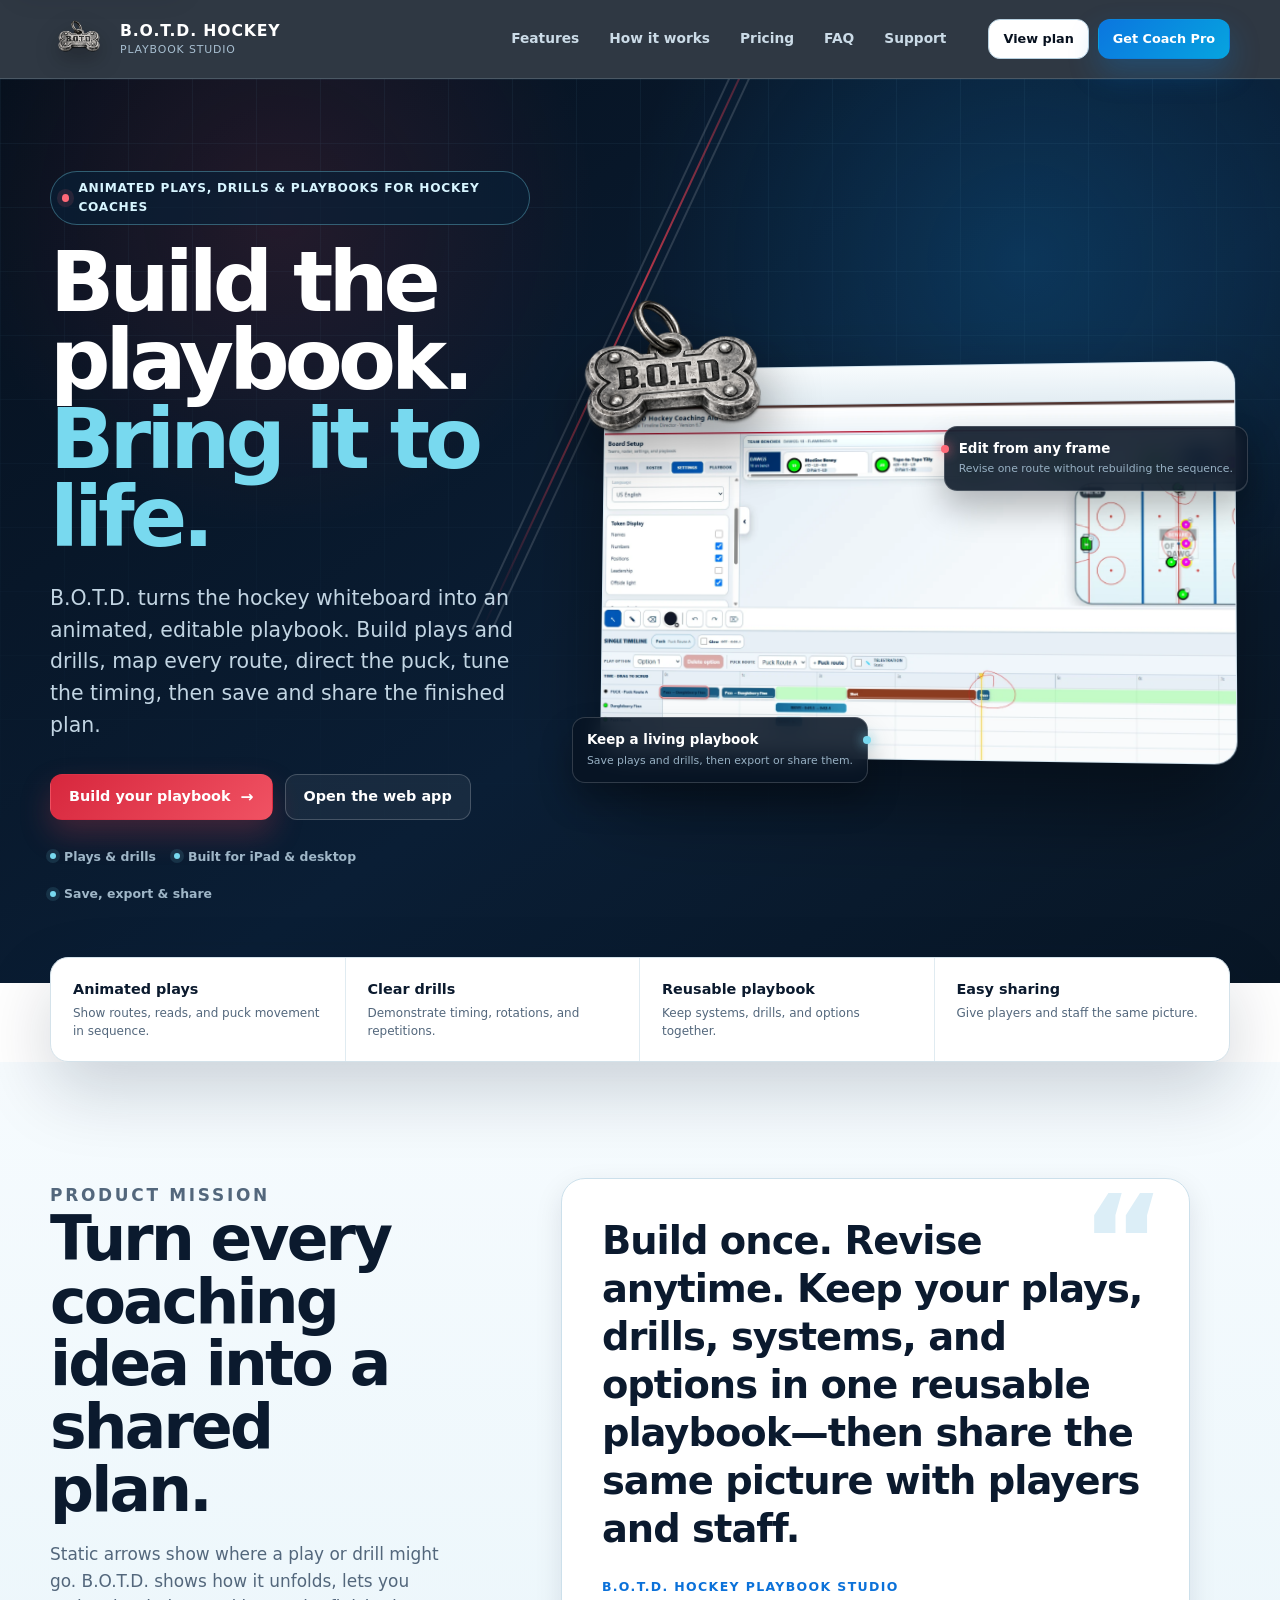
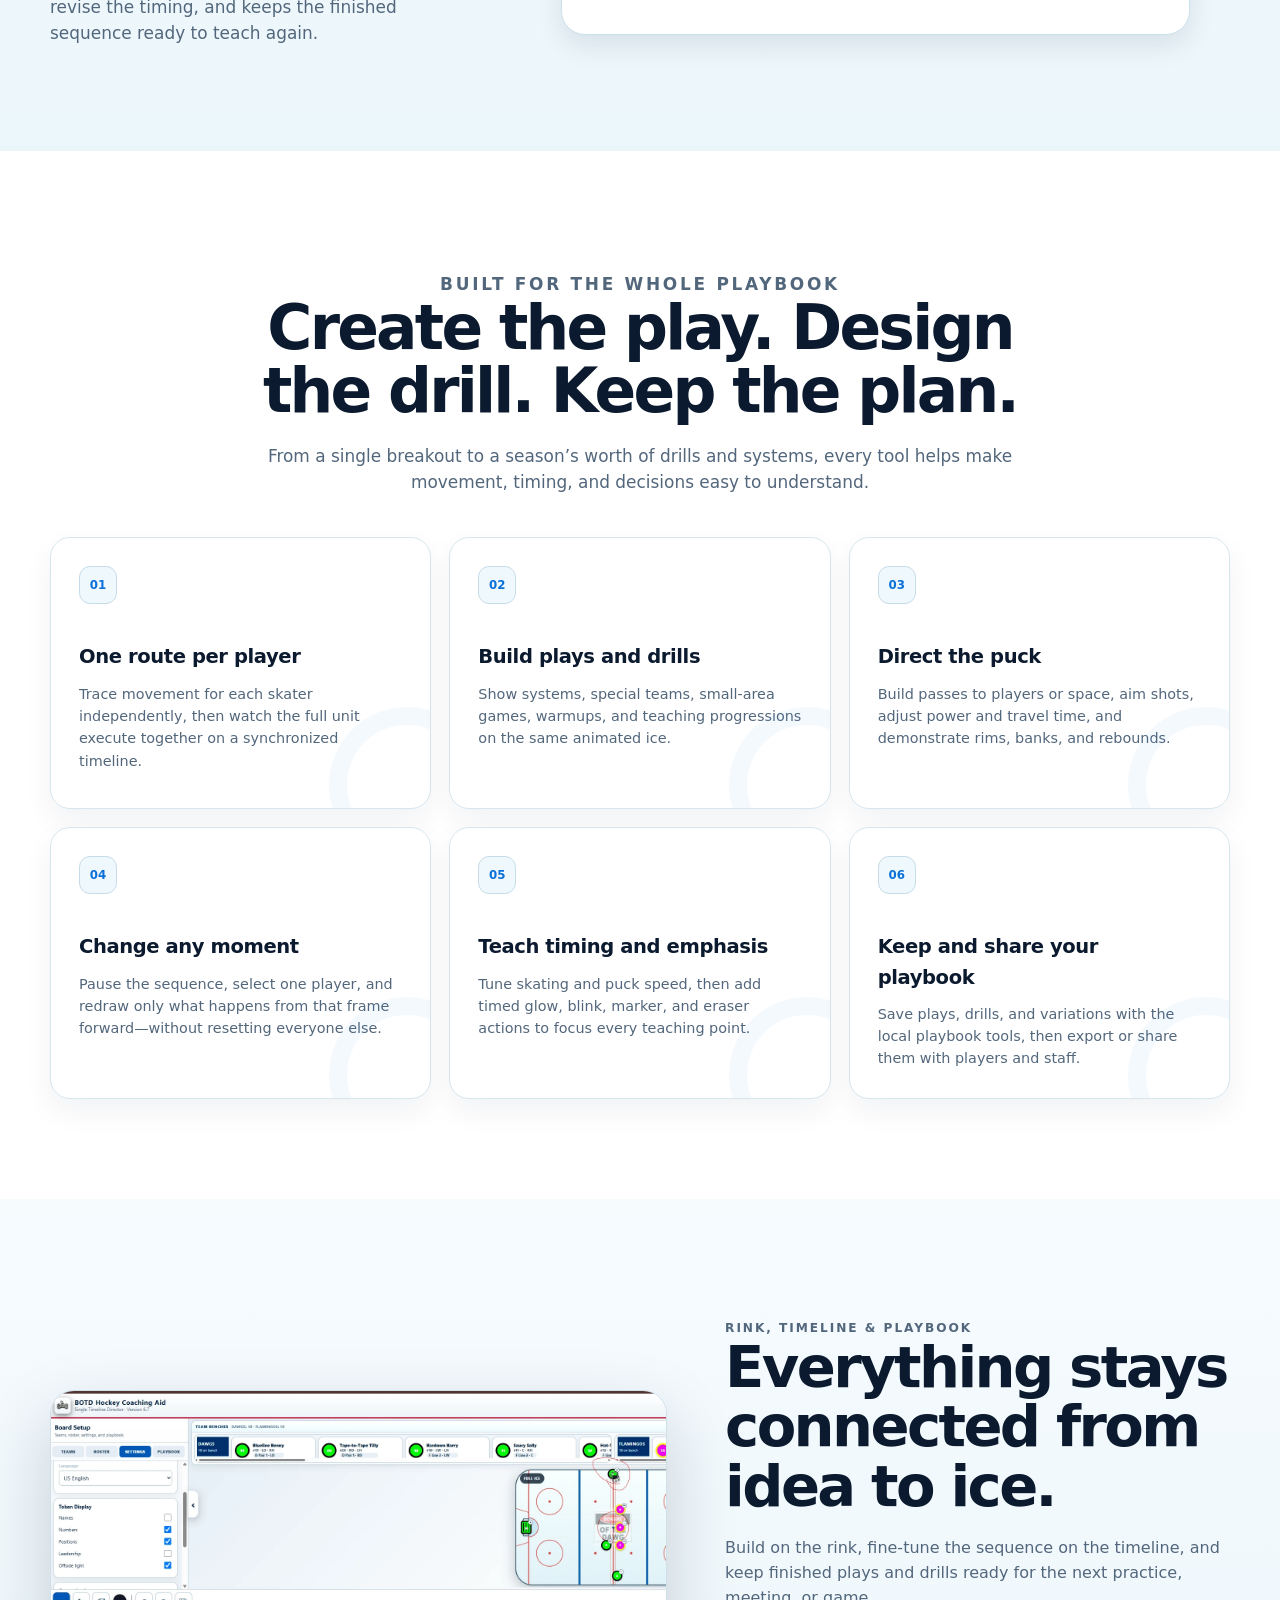
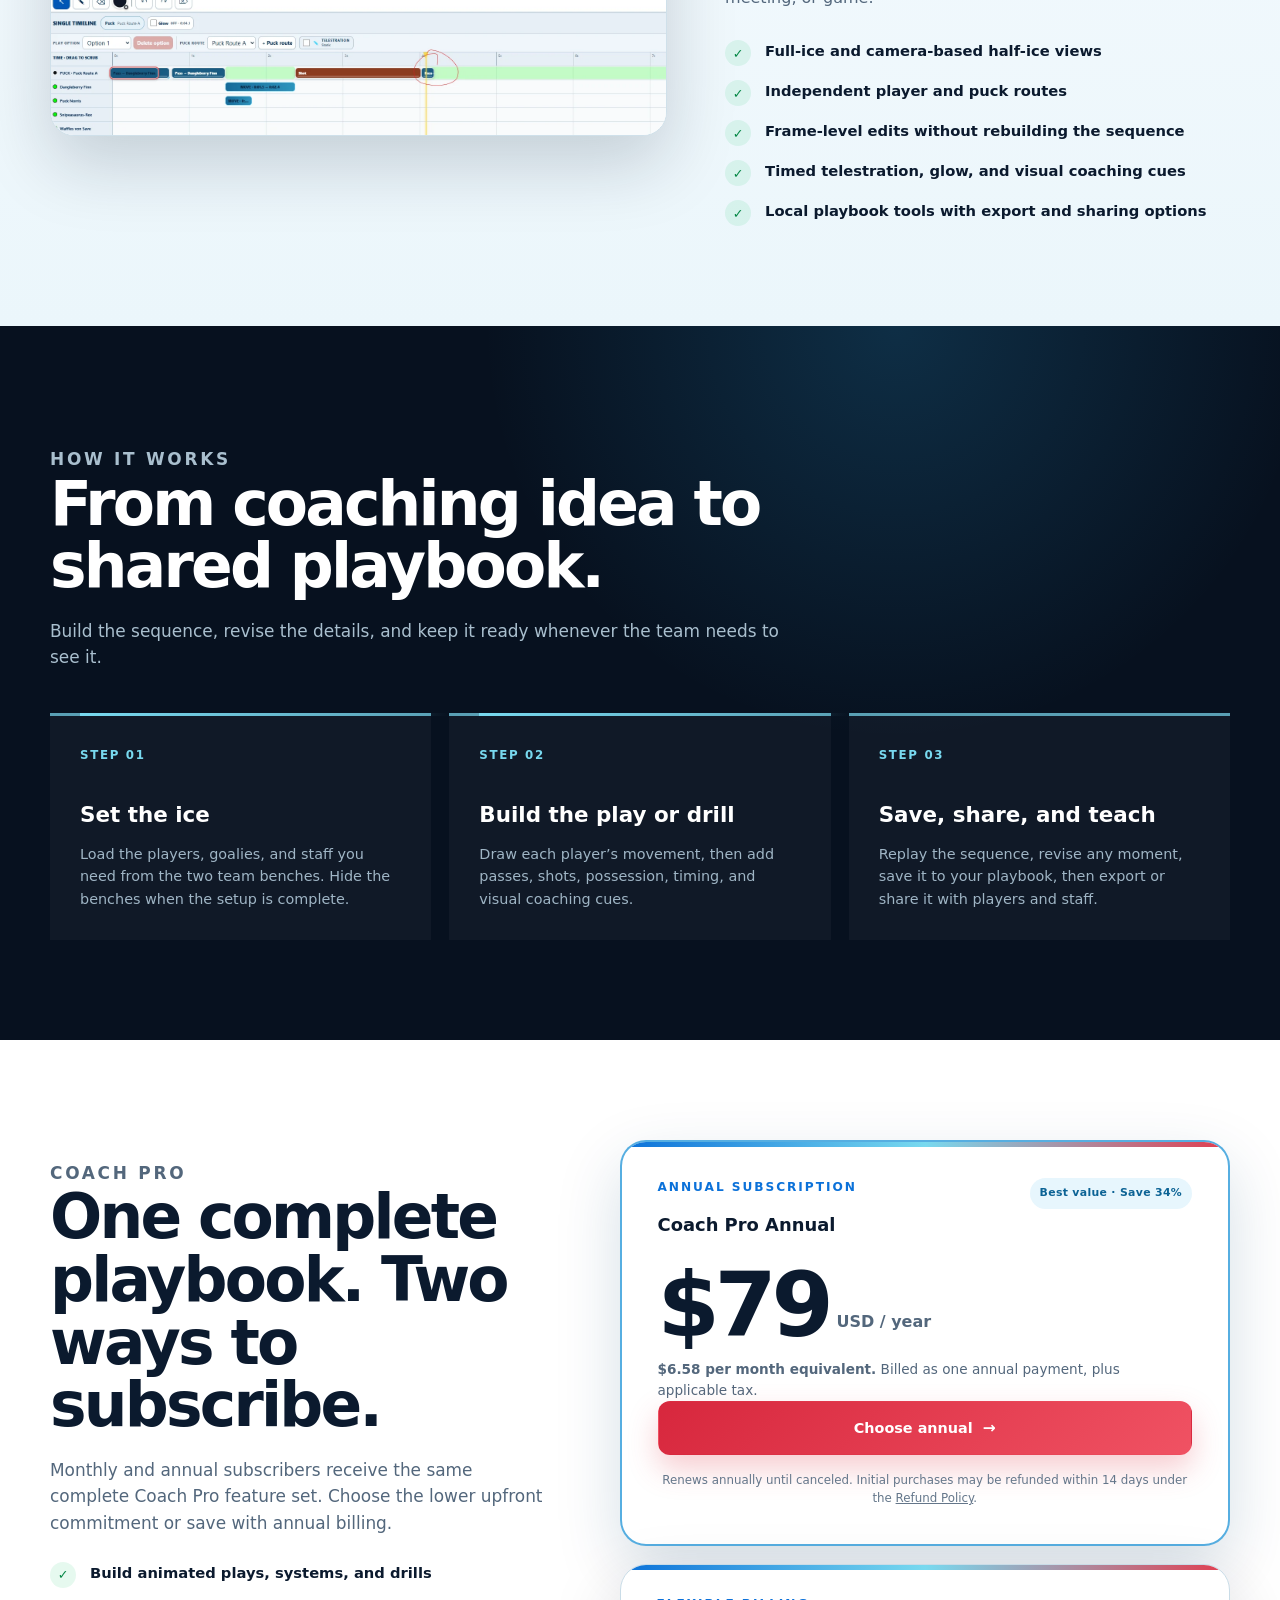
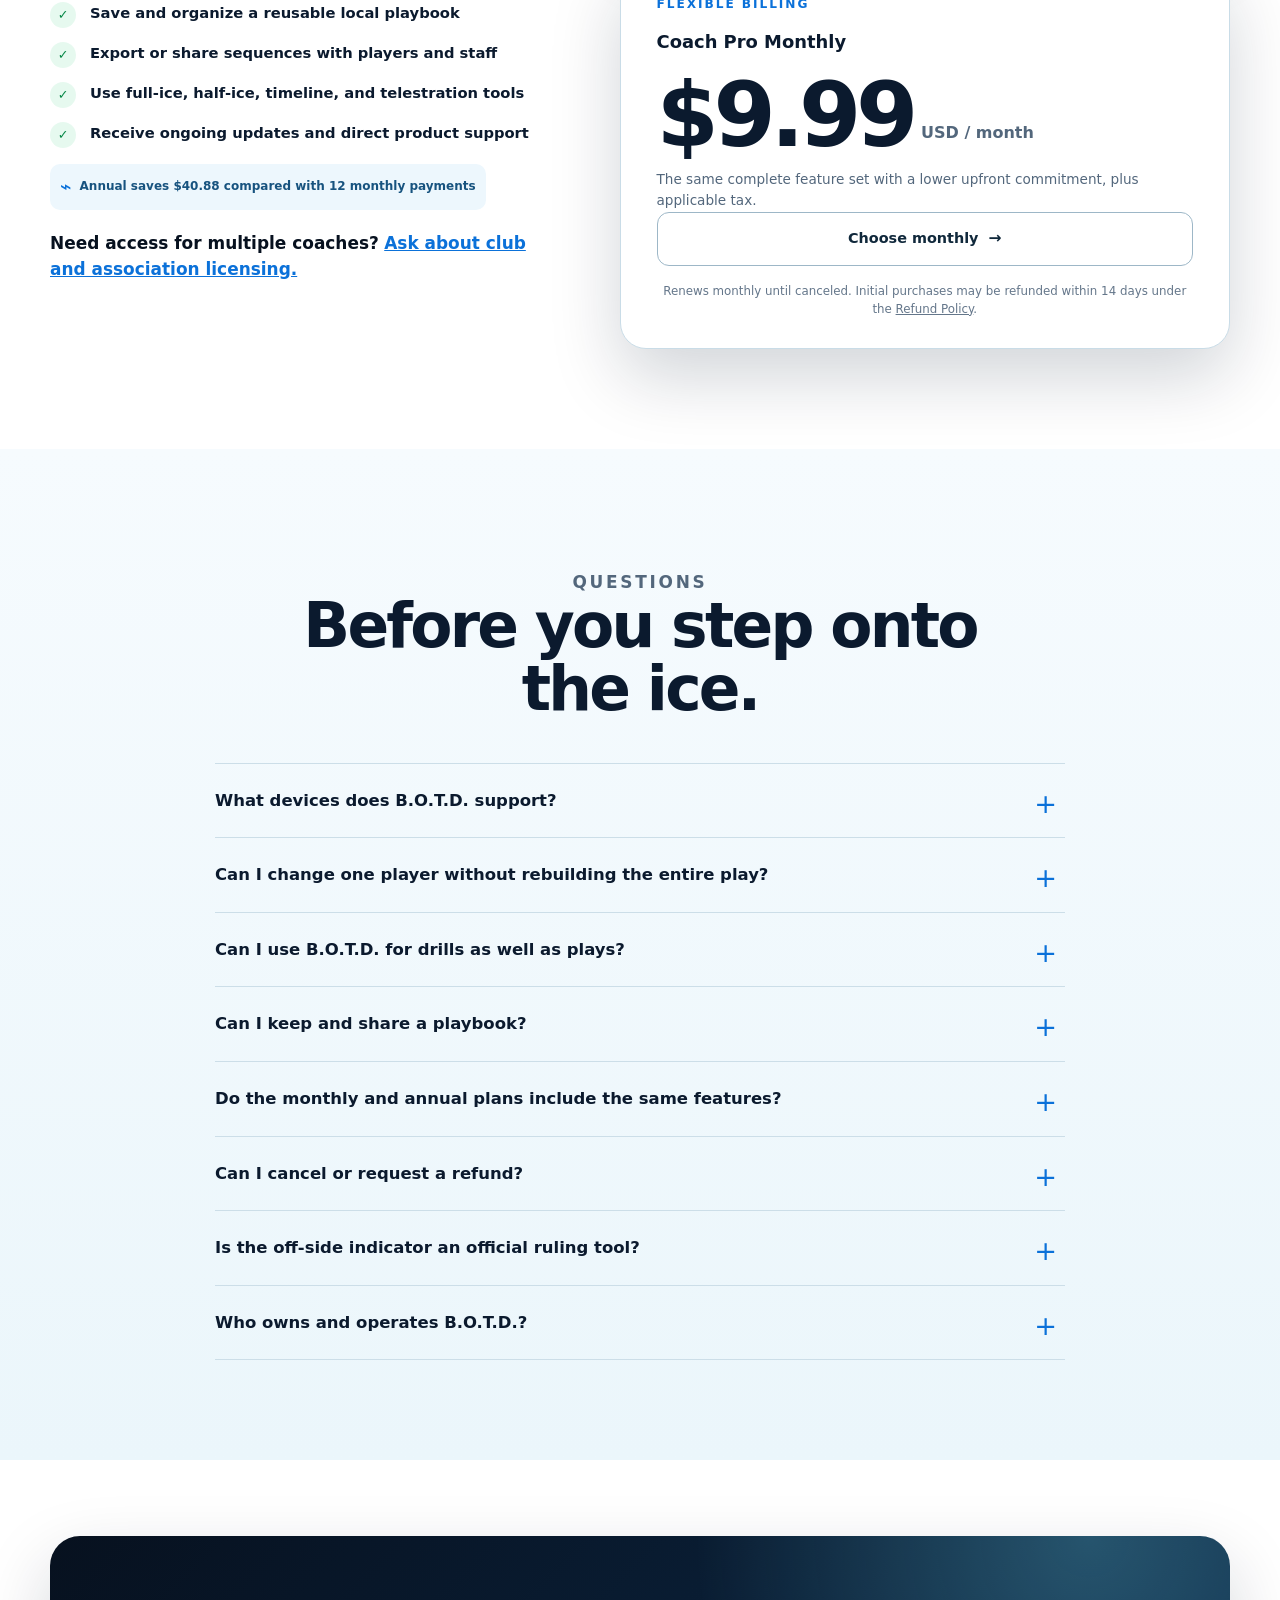
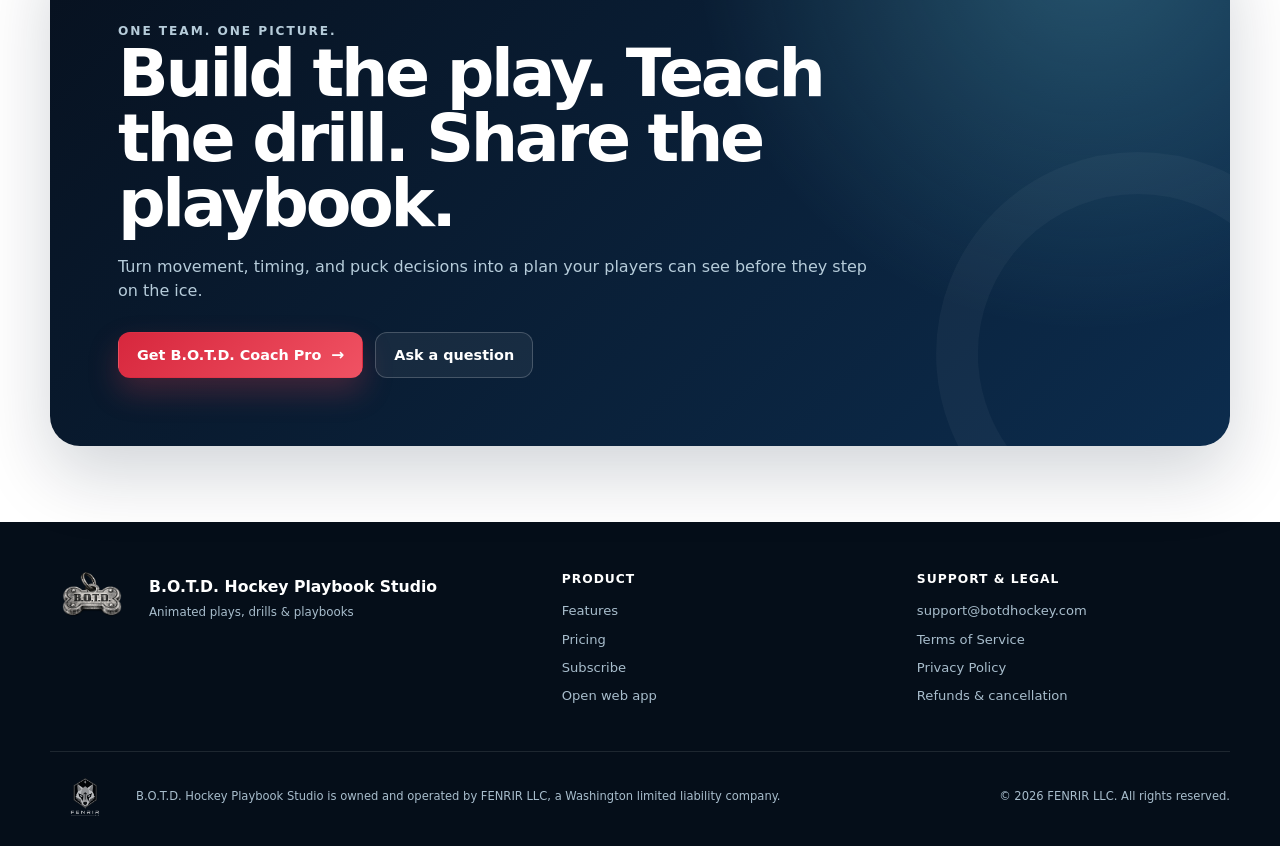
<file: index.html>
<!doctype html>
<!--
B.O.T.D. Hockey Playbook Studio sales website
Copyright © 2026 FENRIR LLC. All rights reserved.
Proprietary materials. See LICENSE.txt and https://botdhockey.com/terms/.
-->
<html lang="en">
<head>
  <meta charset="utf-8">
  <meta name="author" content="FENRIR LLC">
  <meta name="copyright" content="Copyright 2026 FENRIR LLC">
  <meta name="viewport" content="width=device-width, initial-scale=1">
  <title>B.O.T.D. Hockey Playbook Studio | Animate Plays & Drills</title>
  <meta name="description" content="Build animated hockey plays and drills, organize them into a reusable playbook, and share clear, timed sequences with players and staff.">
  <link rel="canonical" href="https://botdhockey.com/">
  <meta name="theme-color" content="#07111f">
  <meta property="og:type" content="website">
  <meta property="og:url" content="https://botdhockey.com/">
  <meta property="og:title" content="B.O.T.D. Hockey Playbook Studio">
  <meta property="og:description" content="Build the play. Teach the drill. Share the playbook.">
  <meta property="og:image" content="https://botdhockey.com/assets/social-card.png">
  <meta name="twitter:card" content="summary_large_image">
  <link rel="icon" href="/assets/favicon.png" type="image/png">
  <link rel="apple-touch-icon" href="/assets/icon-192.png">
  <link rel="manifest" href="/site.webmanifest">
  <link rel="stylesheet" href="/assets/site.css">
  <script src="/assets/config.js" defer></script>
  <script src="/assets/site.js" defer></script>
</head>
<body>
<a class="skip-link" href="#main">Skip to content</a>

<header class="site-header">
  <div class="container header-inner">
    <a class="product-brand" href="/" aria-label="B.O.T.D. Hockey home">
      <img src="/assets/botd-dog-tag.png" alt="">
      <span class="product-brand-copy">
        <strong>B.O.T.D. HOCKEY</strong>
        <small>Playbook Studio</small>
      </span>
    </a>

    <button class="nav-toggle" type="button" aria-expanded="false" aria-controls="site-nav" data-nav-toggle aria-label="Open navigation"><span></span></button>

    <nav class="site-nav" id="site-nav" data-nav aria-label="Primary navigation">
      <a href="#features">Features</a>
      <a href="#how-it-works">How it works</a>
      <a href="#pricing">Pricing</a>
      <a href="#faq">FAQ</a>
      <a href="mailto:support@botdhockey.com">Support</a>
    </nav>

    <div class="header-actions">
      <a class="btn btn-outline btn-small" href="/subscribe/">View plan</a>
      <a class="btn btn-primary btn-small" href="/subscribe/">Get Coach Pro</a>
    </div>
  </div>
</header>

<main id="main">
  <section class="hero">
    <div class="container hero-grid">
      <div class="hero-copy reveal">
        <div class="kicker">Animated plays, drills &amp; playbooks for hockey coaches</div>
        <h1>Build the playbook.<em>Bring it to life.</em></h1>
        <p class="lead">B.O.T.D. turns the hockey whiteboard into an animated, editable playbook. Build plays and drills, map every route, direct the puck, tune the timing, then save and share the finished plan.</p>
        <div class="hero-actions">
          <a class="btn btn-red btn-arrow" href="/subscribe/">Build your playbook</a>
          <a class="btn btn-ghost" href="https://app.botdhockey.com/?action=signin" data-app-link rel="noopener">Open the web app</a>
        </div>
        <div class="hero-meta" aria-label="Product highlights">
          <span>Plays &amp; drills</span>
          <span>Built for iPad &amp; desktop</span>
          <span>Save, export &amp; share</span>
        </div>
      </div>

      <div class="product-visual reveal" aria-label="B.O.T.D. Hockey Playbook Studio interface for animated plays and drills">
        <img class="dog-tag-float" src="/assets/botd-dog-tag.png" alt="B.O.T.D. dog tag">
        <div class="app-window">
          <div class="app-window-top" aria-hidden="true"><i></i><i></i><i></i></div>
          <img src="/assets/app-preview.webp" alt="B.O.T.D. Hockey Playbook Studio showing an animated coaching sequence and synchronized timeline">
        </div>
        <div class="visual-badge one"><strong>Edit from any frame</strong><span>Revise one route without rebuilding the sequence.</span></div>
        <div class="visual-badge two"><strong>Keep a living playbook</strong><span>Save plays and drills, then export or share them.</span></div>
      </div>
    </div>
  </section>

  <div class="trust-strip">
    <div class="container trust-grid">
      <div class="trust-item"><strong>Animated plays</strong><span>Show routes, reads, and puck movement in sequence.</span></div>
      <div class="trust-item"><strong>Clear drills</strong><span>Demonstrate timing, rotations, and repetitions.</span></div>
      <div class="trust-item"><strong>Reusable playbook</strong><span>Keep systems, drills, and options together.</span></div>
      <div class="trust-item"><strong>Easy sharing</strong><span>Give players and staff the same picture.</span></div>
    </div>
  </div>

  <section class="section section-ice" id="mission">
    <div class="container mission-grid">
      <div class="mission-copy reveal">
        <p class="eyebrow">Product mission</p>
        <h2>Turn every coaching idea into a shared plan.</h2>
        <p>Static arrows show where a play or drill might go. B.O.T.D. shows how it unfolds, lets you revise the timing, and keeps the finished sequence ready to teach again.</p>
      </div>
      <blockquote class="mission-statement reveal">
        <p>Build once. Revise anytime. Keep your plays, drills, systems, and options in one reusable playbook—then share the same picture with players and staff.</p>
        <footer>B.O.T.D. Hockey Playbook Studio</footer>
      </blockquote>
    </div>
  </section>

  <section class="section" id="features">
    <div class="container">
      <header class="section-head center reveal">
        <p class="eyebrow">Built for the whole playbook</p>
        <h2>Create the play. Design the drill. Keep the plan.</h2>
        <p>From a single breakout to a season’s worth of drills and systems, every tool helps make movement, timing, and decisions easy to understand.</p>
      </header>

      <div class="feature-grid">
        <article class="feature-card reveal">
          <span class="feature-number">01</span>
          <h3>One route per player</h3>
          <p>Trace movement for each skater independently, then watch the full unit execute together on a synchronized timeline.</p>
        </article>
        <article class="feature-card reveal">
          <span class="feature-number">02</span>
          <h3>Build plays and drills</h3>
          <p>Show systems, special teams, small-area games, warmups, and teaching progressions on the same animated ice.</p>
        </article>
        <article class="feature-card reveal">
          <span class="feature-number">03</span>
          <h3>Direct the puck</h3>
          <p>Build passes to players or space, aim shots, adjust power and travel time, and demonstrate rims, banks, and rebounds.</p>
        </article>
        <article class="feature-card reveal">
          <span class="feature-number">04</span>
          <h3>Change any moment</h3>
          <p>Pause the sequence, select one player, and redraw only what happens from that frame forward—without resetting everyone else.</p>
        </article>
        <article class="feature-card reveal">
          <span class="feature-number">05</span>
          <h3>Teach timing and emphasis</h3>
          <p>Tune skating and puck speed, then add timed glow, blink, marker, and eraser actions to focus every teaching point.</p>
        </article>
        <article class="feature-card reveal">
          <span class="feature-number">06</span>
          <h3>Keep and share your playbook</h3>
          <p>Save plays, drills, and variations with the local playbook tools, then export or share them with players and staff.</p>
        </article>
      </div>
    </div>
  </section>

  <section class="section section-ice">
    <div class="container showcase">
      <div class="showcase-window reveal">
        <img src="/assets/app-preview.webp" alt="B.O.T.D. playbook editor with player movement, puck actions, and timeline clips">
      </div>
      <div class="showcase-copy reveal">
        <p class="eyebrow">Rink, timeline &amp; playbook</p>
        <h2>Everything stays connected from idea to ice.</h2>
        <p>Build on the rink, fine-tune the sequence on the timeline, and keep finished plays and drills ready for the next practice, meeting, or game.</p>
        <ul class="check-list">
          <li>Full-ice and camera-based half-ice views</li>
          <li>Independent player and puck routes</li>
          <li>Frame-level edits without rebuilding the sequence</li>
          <li>Timed telestration, glow, and visual coaching cues</li>
          <li>Local playbook tools with export and sharing options</li>
        </ul>
      </div>
    </div>
  </section>

  <section class="section section-dark" id="how-it-works">
    <div class="container">
      <header class="section-head reveal">
        <p class="eyebrow">How it works</p>
        <h2>From coaching idea to shared playbook.</h2>
        <p>Build the sequence, revise the details, and keep it ready whenever the team needs to see it.</p>
      </header>
      <div class="steps">
        <article class="step reveal"><strong>STEP 01</strong><h3>Set the ice</h3><p>Load the players, goalies, and staff you need from the two team benches. Hide the benches when the setup is complete.</p></article>
        <article class="step reveal"><strong>STEP 02</strong><h3>Build the play or drill</h3><p>Draw each player’s movement, then add passes, shots, possession, timing, and visual coaching cues.</p></article>
        <article class="step reveal"><strong>STEP 03</strong><h3>Save, share, and teach</h3><p>Replay the sequence, revise any moment, save it to your playbook, then export or share it with players and staff.</p></article>
      </div>
    </div>
  </section>

  <section class="section" id="pricing">
    <div class="container pricing-grid">
      <div class="pricing-copy reveal">
        <p class="eyebrow">Coach Pro</p>
        <h2>One complete playbook. Two ways to subscribe.</h2>
        <p>Monthly and annual subscribers receive the same complete Coach Pro feature set. Choose the lower upfront commitment or save with annual billing.</p>
        <ul class="check-list pricing-feature-list">
          <li>Build animated plays, systems, and drills</li>
          <li>Save and organize a reusable local playbook</li>
          <li>Export or share sequences with players and staff</li>
          <li>Use full-ice, half-ice, timeline, and telestration tools</li>
          <li>Receive ongoing updates and direct product support</li>
        </ul>
        <div class="promo-note">Annual saves $40.88 compared with 12 monthly payments</div>
        <p class="team-license"><strong>Need access for multiple coaches?</strong> <a href="mailto:support@botdhockey.com?subject=B.O.T.D.%20club%20licensing">Ask about club and association licensing.</a></p>
      </div>

      <div class="price-options" aria-label="B.O.T.D. Coach Pro billing options">
        <article class="price-card price-card-featured reveal" aria-label="B.O.T.D. Coach Pro annual subscription">
          <div class="price-head">
            <div><p class="eyebrow">Annual subscription</p><h3 class="price-name">Coach Pro Annual</h3></div>
            <span class="price-badge">Best value · Save 34%</span>
          </div>
          <div class="price"><strong>$79</strong><span>USD / year</span></div>
          <p class="price-note"><strong>$6.58 per month equivalent.</strong> Billed as one annual payment, plus applicable tax.</p>
          <a class="btn btn-red btn-arrow" href="https://app.botdhockey.com/?action=signup&amp;plan=annual" data-checkout-plan="annual">Choose annual</a>
          <p class="price-disclosure">Renews annually until canceled. Initial purchases may be refunded within 14 days under the <a href="/refunds/">Refund Policy</a>.</p>
        </article>

        <article class="price-card price-card-compact reveal" aria-label="B.O.T.D. Coach Pro monthly subscription">
          <div class="price-head">
            <div><p class="eyebrow">Flexible billing</p><h3 class="price-name">Coach Pro Monthly</h3></div>
          </div>
          <div class="price"><strong>$9.99</strong><span>USD / month</span></div>
          <p class="price-note">The same complete feature set with a lower upfront commitment, plus applicable tax.</p>
          <a class="btn btn-outline-dark btn-arrow" href="https://app.botdhockey.com/?action=signup&amp;plan=monthly" data-checkout-plan="monthly">Choose monthly</a>
          <p class="price-disclosure">Renews monthly until canceled. Initial purchases may be refunded within 14 days under the <a href="/refunds/">Refund Policy</a>.</p>
        </article>
      </div>
    </div>
  </section>

  <section class="section section-ice" id="faq">
    <div class="container">
      <header class="section-head center reveal">
        <p class="eyebrow">Questions</p>
        <h2>Before you step onto the ice.</h2>
      </header>
      <div class="faq-list reveal">
        <details>
          <summary>What devices does B.O.T.D. support?</summary>
          <div>B.O.T.D. runs in a modern web browser and is designed for desktop and iPad workflows, including touch and Apple Pencil-style input. Browser and device behavior can vary, so review important plays before a practice or presentation.</div>
        </details>
        <details>
          <summary>Can I change one player without rebuilding the entire play?</summary>
          <div>Yes. Pause at the frame where the decision changes, select that player, and trace a new route. The route before the playhead remains intact, while only that player’s future is replaced.</div>
        </details>
        <details>
          <summary>Can I use B.O.T.D. for drills as well as plays?</summary>
          <div>Yes. Use the same rink, routes, puck actions, timing, and visual cues to build set plays, systems, skills stations, small-area games, warmups, and other coaching sequences.</div>
        </details>
        <details>
          <summary>Can I keep and share a playbook?</summary>
          <div>Yes. Save and organize plays, drills, and variations with the local playbook tools, then export or share finished sequences with players and staff. Keep exported backups of important material, especially before clearing browser data or changing devices.</div>
        </details>
        <details>
          <summary>Do the monthly and annual plans include the same features?</summary>
          <div>Yes. Both options include the complete Coach Pro feature set. Monthly billing lowers the upfront commitment; annual billing provides the best value and saves $40.88 compared with 12 monthly payments.</div>
        </details>
        <details>
          <summary>Can I cancel or request a refund?</summary>
          <div>You may cancel future renewal at any time. Initial purchases may be eligible for a refund when requested within 14 calendar days. Review the <a href="/refunds/">Refund and Cancellation Policy</a> for details.</div>
        </details>
        <details>
          <summary>Is the off-side indicator an official ruling tool?</summary>
          <div>No. It is an instructional visualization aid based on simplified player and puck representations. Actual rulings depend on the applicable rulebook, skate position, possession, timing, and official judgment.</div>
        </details>
        <details>
          <summary>Who owns and operates B.O.T.D.?</summary>
          <div>B.O.T.D. Hockey Playbook Studio is owned and operated by FENRIR LLC, a Washington limited liability company. Product support is available at <a href="mailto:support@botdhockey.com">support@botdhockey.com</a>.</div>
        </details>
      </div>
    </div>
  </section>

  <section class="section section-tight">
    <div class="container final-cta reveal">
      <div class="final-cta-content">
        <p class="eyebrow">One team. One picture.</p>
        <h2>Build the play. Teach the drill. Share the playbook.</h2>
        <p>Turn movement, timing, and puck decisions into a plan your players can see before they step on the ice.</p>
        <div class="hero-actions">
          <a class="btn btn-red btn-arrow" href="/subscribe/">Get B.O.T.D. Coach Pro</a>
          <a class="btn btn-ghost" href="mailto:support@botdhockey.com">Ask a question</a>
        </div>
      </div>
    </div>
  </section>
</main>

<footer class="site-footer">
  <div class="container">
    <div class="footer-grid">
      <div class="footer-product">
        <img src="/assets/botd-dog-tag.png" alt="B.O.T.D. dog tag">
        <div><strong>B.O.T.D. Hockey Playbook Studio</strong><span>Animated plays, drills &amp; playbooks</span></div>
      </div>
      <div class="footer-column">
        <strong>Product</strong>
        <a href="#features">Features</a>
        <a href="#pricing">Pricing</a>
        <a href="/subscribe/">Subscribe</a>
        <a href="https://app.botdhockey.com/?action=signin" data-app-link rel="noopener">Open web app</a>
      </div>
      <div class="footer-column">
        <strong>Support & legal</strong>
        <a href="mailto:support@botdhockey.com" data-support-email>support@botdhockey.com</a>
        <a href="/terms/">Terms of Service</a>
        <a href="/privacy/">Privacy Policy</a>
        <a href="/refunds/">Refunds & cancellation</a>
      </div>
    </div>

    <div class="owner-bar">
      <img src="/assets/fenrir-owner-mark-small.png" alt="FENRIR LLC">
      <p>B.O.T.D. Hockey Playbook Studio is owned and operated by FENRIR LLC, a Washington limited liability company.</p>
      <p class="copyright">© <span data-year></span> FENRIR LLC. All rights reserved.</p>
    </div>
  </div>
</footer>
</body>
</html>
</file>
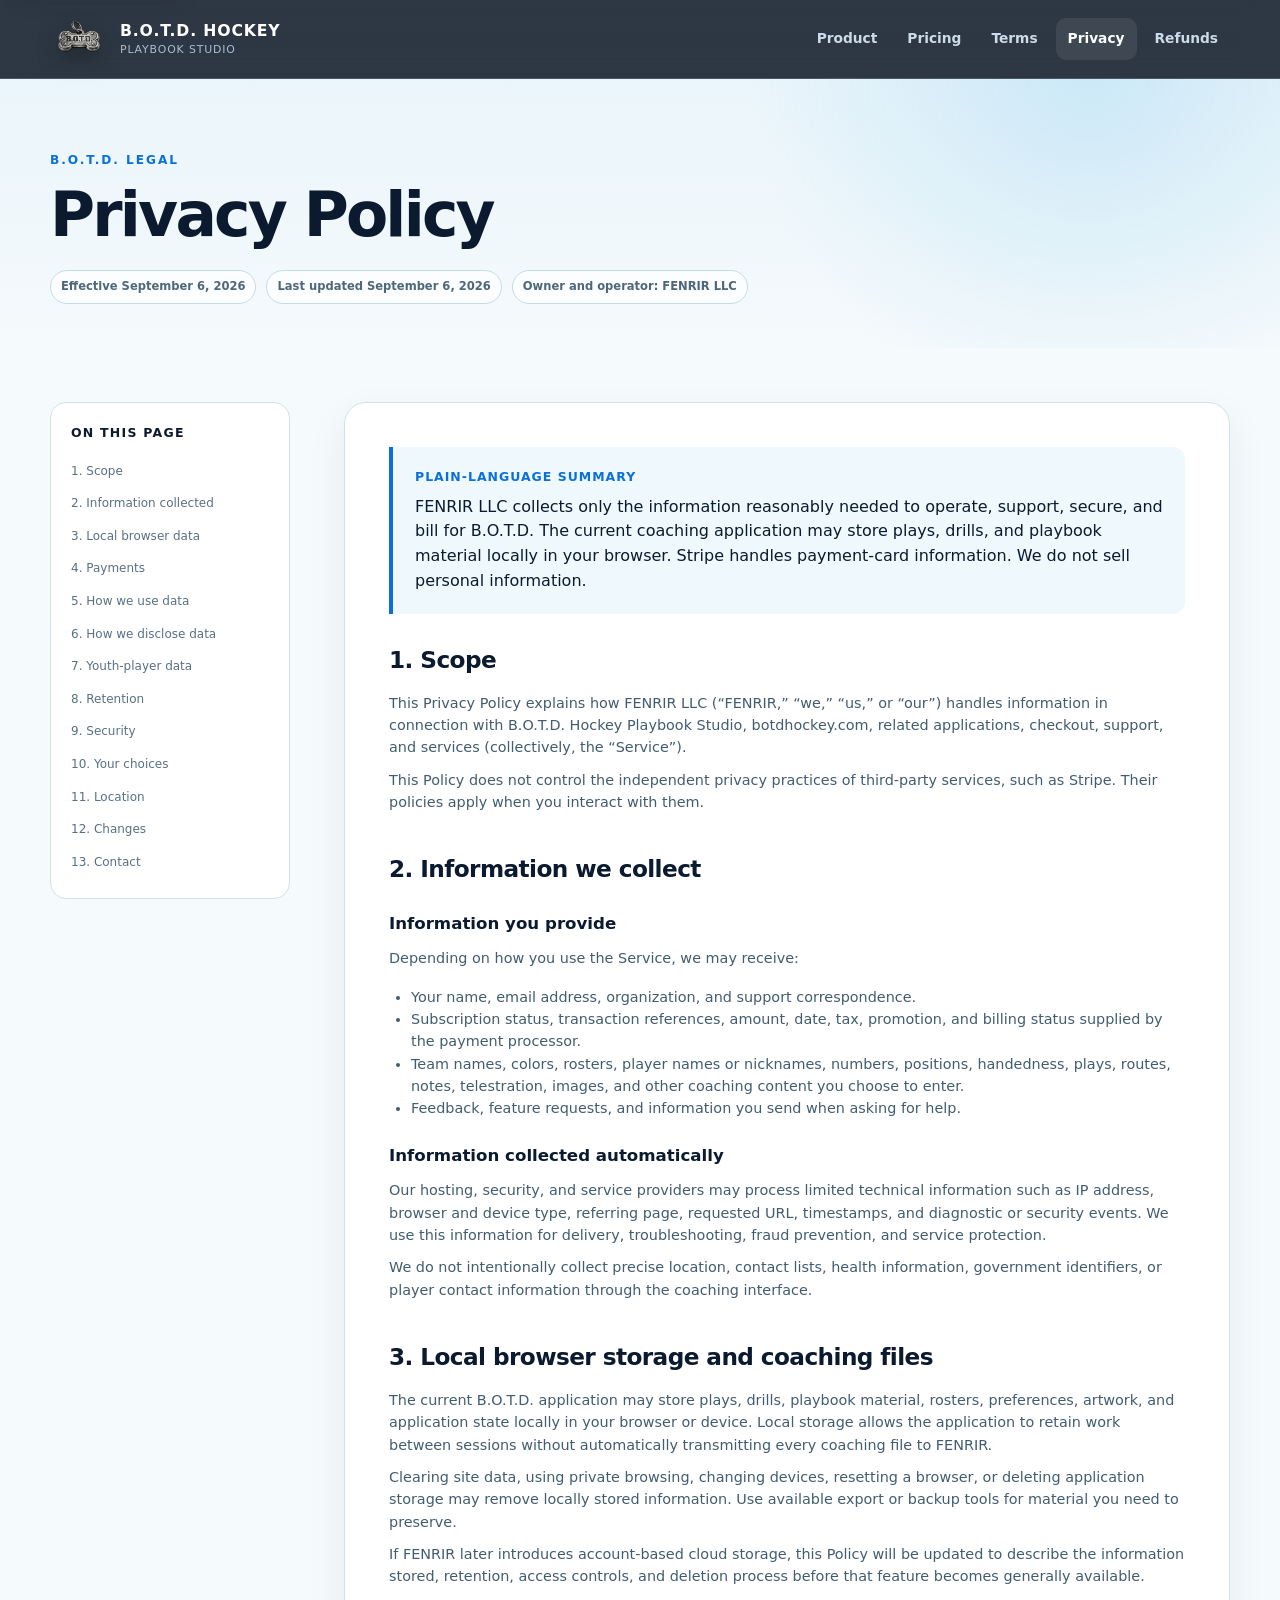
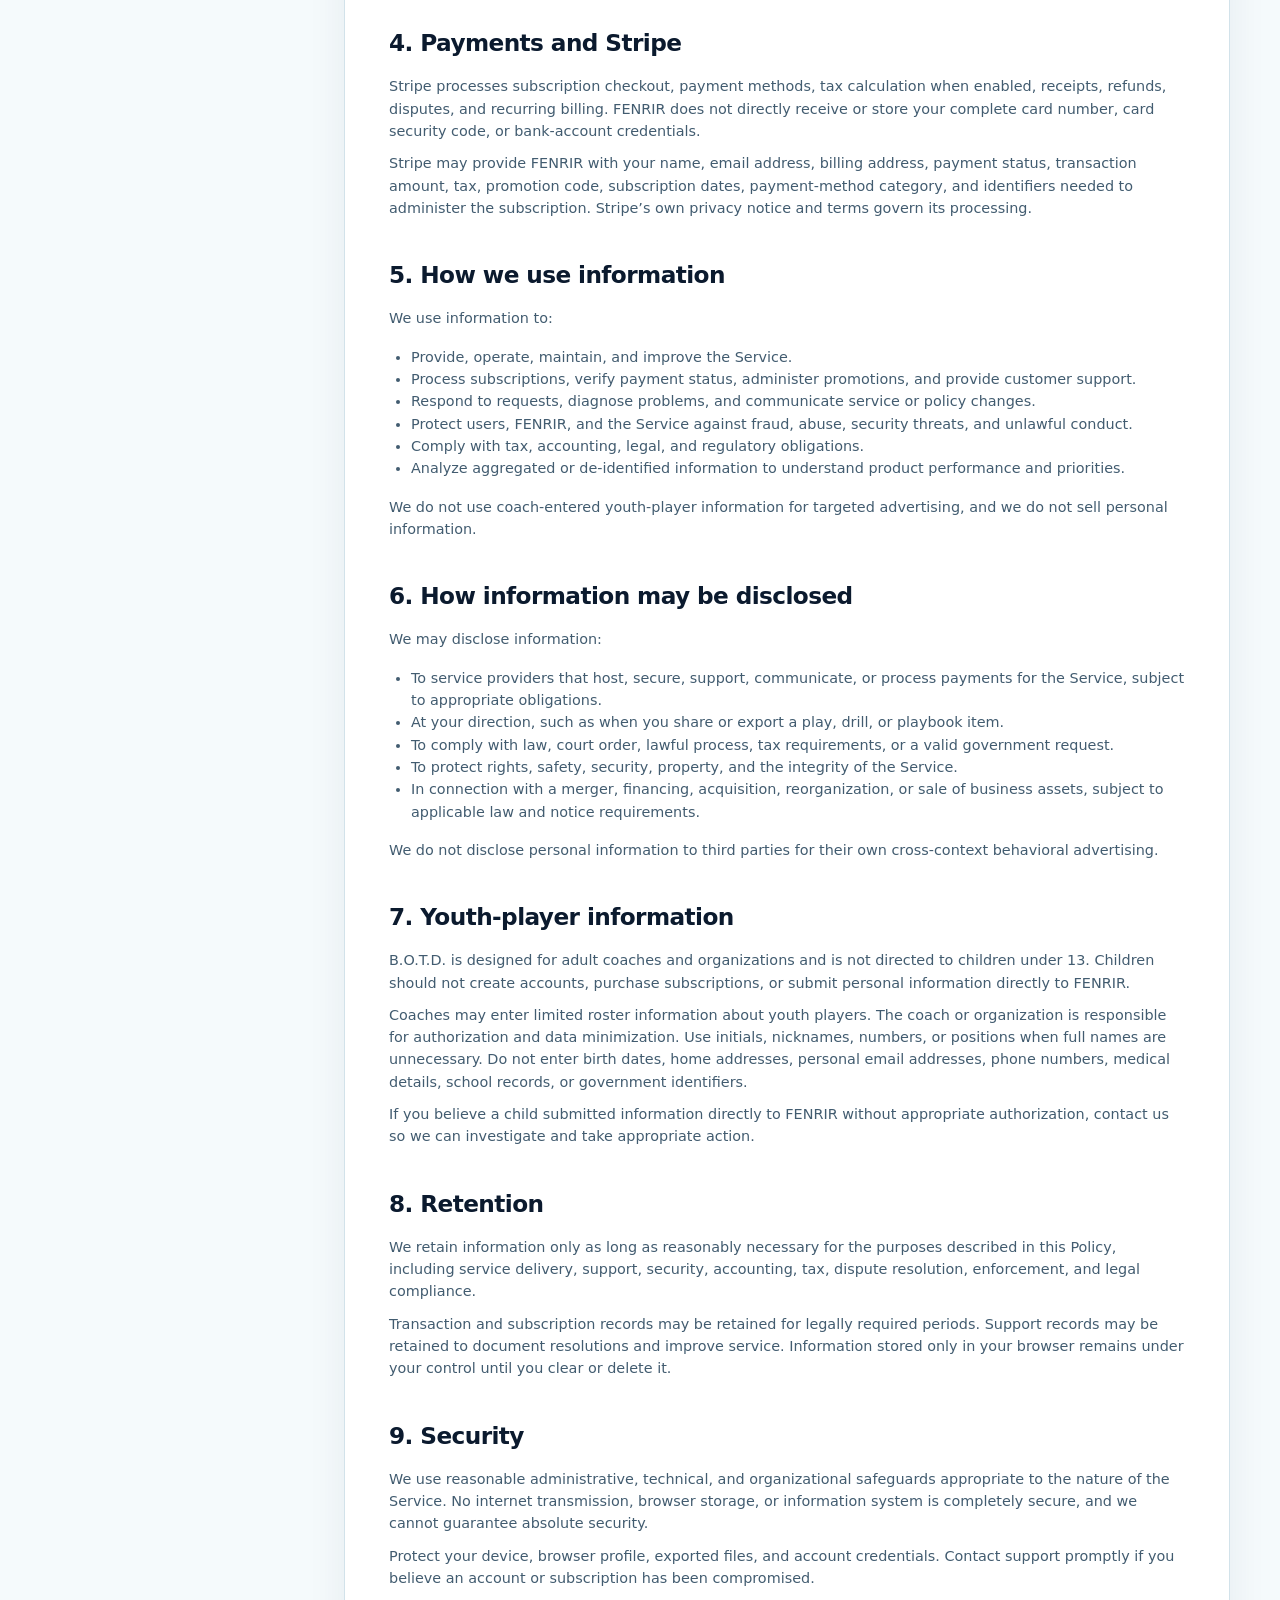
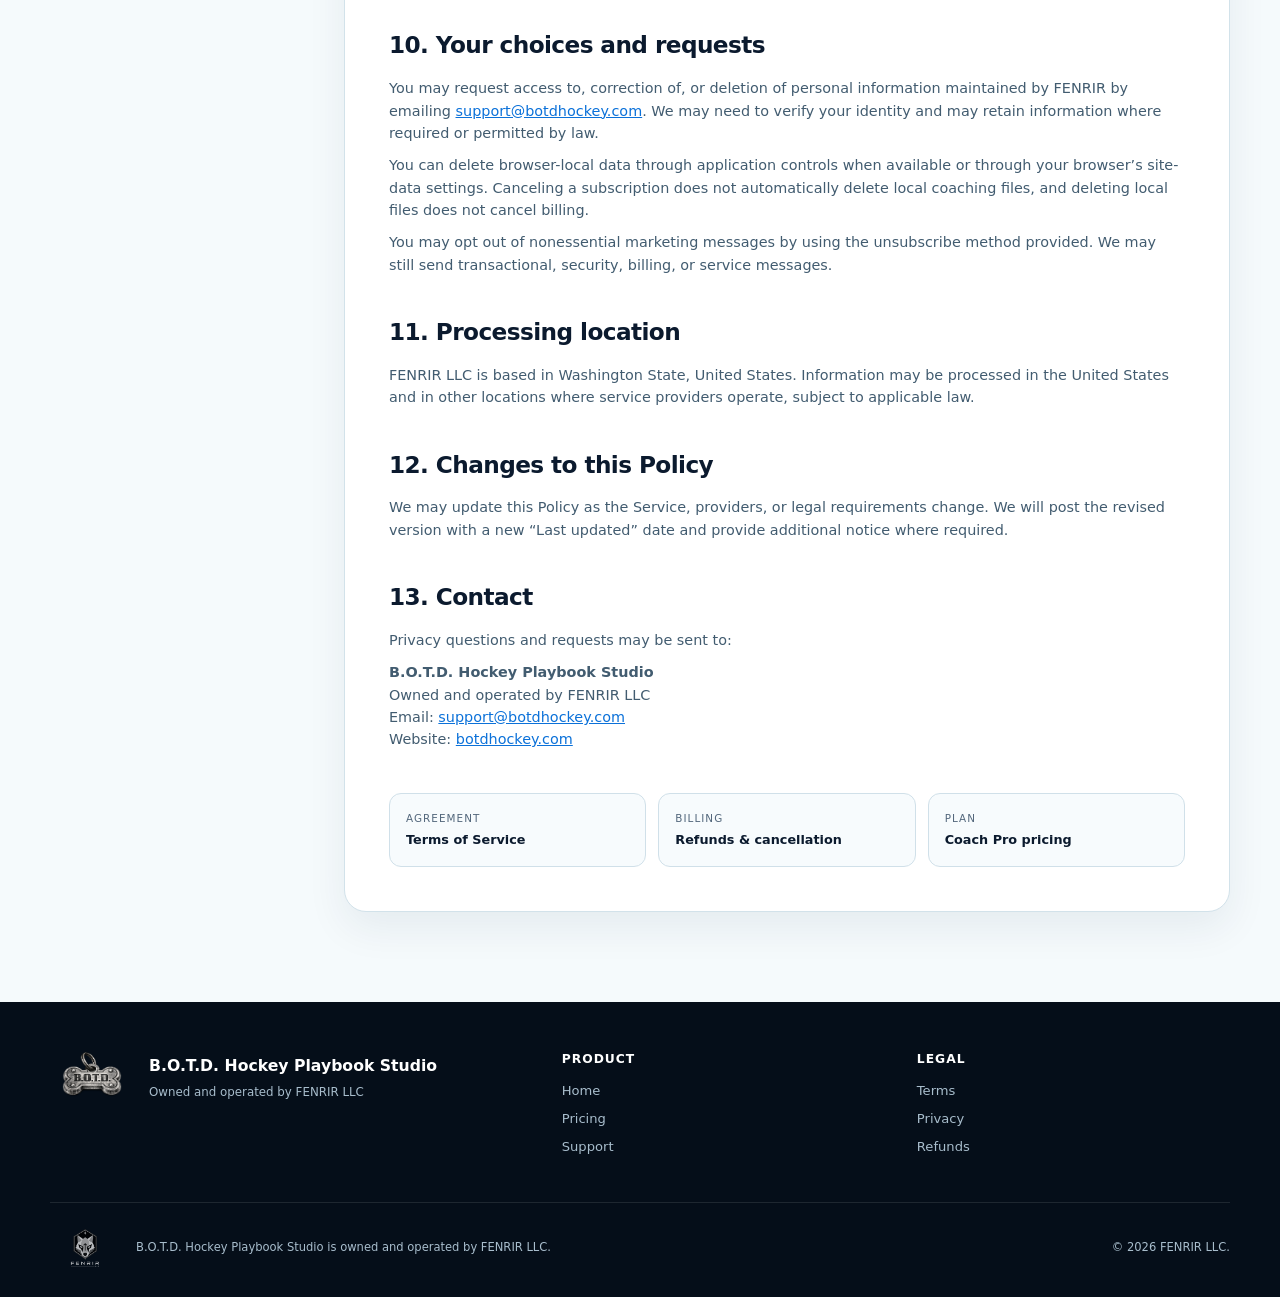
<file: privacy/index.html>
<!doctype html>
<!--
B.O.T.D. Hockey Playbook Studio sales website
Copyright © 2026 FENRIR LLC. All rights reserved.
Proprietary materials. See LICENSE.txt and https://botdhockey.com/terms/.
-->
<html lang="en">
<head>
  <meta charset="utf-8">
  <meta name="author" content="FENRIR LLC">
  <meta name="copyright" content="Copyright 2026 FENRIR LLC">
  <meta name="viewport" content="width=device-width, initial-scale=1">
  <title>Privacy Policy | B.O.T.D. Hockey</title>
  <meta name="description" content="Privacy practices for B.O.T.D. Hockey Playbook Studio, owned and operated by FENRIR LLC.">
  <link rel="canonical" href="https://botdhockey.com/privacy/">
  <meta name="theme-color" content="#07111f">
  <link rel="icon" href="/assets/favicon.png" type="image/png">
  <link rel="stylesheet" href="/assets/site.css">
  <script src="/assets/config.js" defer></script>
  <script src="/assets/site.js" defer></script>
</head>
<body class="legal-body">
<a class="skip-link" href="#main">Skip to content</a>
<header class="site-header">
  <div class="container header-inner">
    <a class="product-brand" href="/" aria-label="B.O.T.D. Hockey home"><img src="/assets/botd-dog-tag.png" alt=""><span class="product-brand-copy"><strong>B.O.T.D. HOCKEY</strong><small>Playbook Studio</small></span></a>
    <button class="nav-toggle" type="button" aria-expanded="false" aria-controls="site-nav" data-nav-toggle aria-label="Open navigation"><span></span></button>
    <nav class="site-nav" id="site-nav" data-nav aria-label="Legal navigation"><a href="/">Product</a><a href="/subscribe/">Pricing</a><a href="/terms/">Terms</a><a href="/privacy/" aria-current="page">Privacy</a><a href="/refunds/">Refunds</a></nav>
  </div>
</header>

<main id="main">
  <header class="legal-hero"><div class="container"><p class="eyebrow">B.O.T.D. legal</p><h1>Privacy Policy</h1><div class="legal-meta"><span>Effective September 6, 2026</span><span>Last updated September 6, 2026</span><span>Owner and operator: FENRIR LLC</span></div></div></header>
  <div class="container legal-layout">
    <aside class="legal-toc"><h2>On this page</h2><nav>
      <a href="#scope">1. Scope</a><a href="#collect">2. Information collected</a><a href="#local">3. Local browser data</a><a href="#payments">4. Payments</a><a href="#use">5. How we use data</a><a href="#share">6. How we disclose data</a><a href="#youth">7. Youth-player data</a><a href="#retention">8. Retention</a><a href="#security">9. Security</a><a href="#choices">10. Your choices</a><a href="#international">11. Location</a><a href="#changes">12. Changes</a><a href="#contact">13. Contact</a>
    </nav></aside>

    <article class="legal-content">
      <div class="summary-box"><strong>Plain-language summary</strong><p>FENRIR LLC collects only the information reasonably needed to operate, support, secure, and bill for B.O.T.D. The current coaching application may store plays, drills, and playbook material locally in your browser. Stripe handles payment-card information. We do not sell personal information.</p></div>

      <section class="legal-section" id="scope"><h2>1. Scope</h2><p>This Privacy Policy explains how FENRIR LLC (“FENRIR,” “we,” “us,” or “our”) handles information in connection with B.O.T.D. Hockey Playbook Studio, botdhockey.com, related applications, checkout, support, and services (collectively, the “Service”).</p><p>This Policy does not control the independent privacy practices of third-party services, such as Stripe. Their policies apply when you interact with them.</p></section>

      <section class="legal-section" id="collect"><h2>2. Information we collect</h2><h3>Information you provide</h3><p>Depending on how you use the Service, we may receive:</p><ul><li>Your name, email address, organization, and support correspondence.</li><li>Subscription status, transaction references, amount, date, tax, promotion, and billing status supplied by the payment processor.</li><li>Team names, colors, rosters, player names or nicknames, numbers, positions, handedness, plays, routes, notes, telestration, images, and other coaching content you choose to enter.</li><li>Feedback, feature requests, and information you send when asking for help.</li></ul><h3>Information collected automatically</h3><p>Our hosting, security, and service providers may process limited technical information such as IP address, browser and device type, referring page, requested URL, timestamps, and diagnostic or security events. We use this information for delivery, troubleshooting, fraud prevention, and service protection.</p><p>We do not intentionally collect precise location, contact lists, health information, government identifiers, or player contact information through the coaching interface.</p></section>

      <section class="legal-section" id="local"><h2>3. Local browser storage and coaching files</h2><p>The current B.O.T.D. application may store plays, drills, playbook material, rosters, preferences, artwork, and application state locally in your browser or device. Local storage allows the application to retain work between sessions without automatically transmitting every coaching file to FENRIR.</p><p>Clearing site data, using private browsing, changing devices, resetting a browser, or deleting application storage may remove locally stored information. Use available export or backup tools for material you need to preserve.</p><p>If FENRIR later introduces account-based cloud storage, this Policy will be updated to describe the information stored, retention, access controls, and deletion process before that feature becomes generally available.</p></section>

      <section class="legal-section" id="payments"><h2>4. Payments and Stripe</h2><p>Stripe processes subscription checkout, payment methods, tax calculation when enabled, receipts, refunds, disputes, and recurring billing. FENRIR does not directly receive or store your complete card number, card security code, or bank-account credentials.</p><p>Stripe may provide FENRIR with your name, email address, billing address, payment status, transaction amount, tax, promotion code, subscription dates, payment-method category, and identifiers needed to administer the subscription. Stripe’s own privacy notice and terms govern its processing.</p></section>

      <section class="legal-section" id="use"><h2>5. How we use information</h2><p>We use information to:</p><ul><li>Provide, operate, maintain, and improve the Service.</li><li>Process subscriptions, verify payment status, administer promotions, and provide customer support.</li><li>Respond to requests, diagnose problems, and communicate service or policy changes.</li><li>Protect users, FENRIR, and the Service against fraud, abuse, security threats, and unlawful conduct.</li><li>Comply with tax, accounting, legal, and regulatory obligations.</li><li>Analyze aggregated or de-identified information to understand product performance and priorities.</li></ul><p>We do not use coach-entered youth-player information for targeted advertising, and we do not sell personal information.</p></section>

      <section class="legal-section" id="share"><h2>6. How information may be disclosed</h2><p>We may disclose information:</p><ul><li>To service providers that host, secure, support, communicate, or process payments for the Service, subject to appropriate obligations.</li><li>At your direction, such as when you share or export a play, drill, or playbook item.</li><li>To comply with law, court order, lawful process, tax requirements, or a valid government request.</li><li>To protect rights, safety, security, property, and the integrity of the Service.</li><li>In connection with a merger, financing, acquisition, reorganization, or sale of business assets, subject to applicable law and notice requirements.</li></ul><p>We do not disclose personal information to third parties for their own cross-context behavioral advertising.</p></section>

      <section class="legal-section" id="youth"><h2>7. Youth-player information</h2><p>B.O.T.D. is designed for adult coaches and organizations and is not directed to children under 13. Children should not create accounts, purchase subscriptions, or submit personal information directly to FENRIR.</p><p>Coaches may enter limited roster information about youth players. The coach or organization is responsible for authorization and data minimization. Use initials, nicknames, numbers, or positions when full names are unnecessary. Do not enter birth dates, home addresses, personal email addresses, phone numbers, medical details, school records, or government identifiers.</p><p>If you believe a child submitted information directly to FENRIR without appropriate authorization, contact us so we can investigate and take appropriate action.</p></section>

      <section class="legal-section" id="retention"><h2>8. Retention</h2><p>We retain information only as long as reasonably necessary for the purposes described in this Policy, including service delivery, support, security, accounting, tax, dispute resolution, enforcement, and legal compliance.</p><p>Transaction and subscription records may be retained for legally required periods. Support records may be retained to document resolutions and improve service. Information stored only in your browser remains under your control until you clear or delete it.</p></section>

      <section class="legal-section" id="security"><h2>9. Security</h2><p>We use reasonable administrative, technical, and organizational safeguards appropriate to the nature of the Service. No internet transmission, browser storage, or information system is completely secure, and we cannot guarantee absolute security.</p><p>Protect your device, browser profile, exported files, and account credentials. Contact support promptly if you believe an account or subscription has been compromised.</p></section>

      <section class="legal-section" id="choices"><h2>10. Your choices and requests</h2><p>You may request access to, correction of, or deletion of personal information maintained by FENRIR by emailing <a href="mailto:support@botdhockey.com">support@botdhockey.com</a>. We may need to verify your identity and may retain information where required or permitted by law.</p><p>You can delete browser-local data through application controls when available or through your browser’s site-data settings. Canceling a subscription does not automatically delete local coaching files, and deleting local files does not cancel billing.</p><p>You may opt out of nonessential marketing messages by using the unsubscribe method provided. We may still send transactional, security, billing, or service messages.</p></section>

      <section class="legal-section" id="international"><h2>11. Processing location</h2><p>FENRIR LLC is based in Washington State, United States. Information may be processed in the United States and in other locations where service providers operate, subject to applicable law.</p></section>

      <section class="legal-section" id="changes"><h2>12. Changes to this Policy</h2><p>We may update this Policy as the Service, providers, or legal requirements change. We will post the revised version with a new “Last updated” date and provide additional notice where required.</p></section>

      <section class="legal-section" id="contact"><h2>13. Contact</h2><p>Privacy questions and requests may be sent to:</p><p><strong>B.O.T.D. Hockey Playbook Studio</strong><br>Owned and operated by FENRIR LLC<br>Email: <a href="mailto:support@botdhockey.com">support@botdhockey.com</a><br>Website: <a href="https://botdhockey.com/">botdhockey.com</a></p></section>

      <nav class="policy-nav" aria-label="Related policies"><a href="/terms/"><span>Agreement</span><strong>Terms of Service</strong></a><a href="/refunds/"><span>Billing</span><strong>Refunds & cancellation</strong></a><a href="/subscribe/"><span>Plan</span><strong>Coach Pro pricing</strong></a></nav>
    </article>
  </div>
</main>

<footer class="site-footer"><div class="container"><div class="footer-grid"><div class="footer-product"><img src="/assets/botd-dog-tag.png" alt=""><div><strong>B.O.T.D. Hockey Playbook Studio</strong><span>Owned and operated by FENRIR LLC</span></div></div><div class="footer-column"><strong>Product</strong><a href="/">Home</a><a href="/subscribe/">Pricing</a><a href="mailto:support@botdhockey.com">Support</a></div><div class="footer-column"><strong>Legal</strong><a href="/terms/">Terms</a><a href="/privacy/">Privacy</a><a href="/refunds/">Refunds</a></div></div><div class="owner-bar"><img src="/assets/fenrir-owner-mark-small.png" alt="FENRIR LLC"><p>B.O.T.D. Hockey Playbook Studio is owned and operated by FENRIR LLC.</p><p class="copyright">© <span data-year></span> FENRIR LLC.</p></div></div></footer>
</body>
</html>
</file>
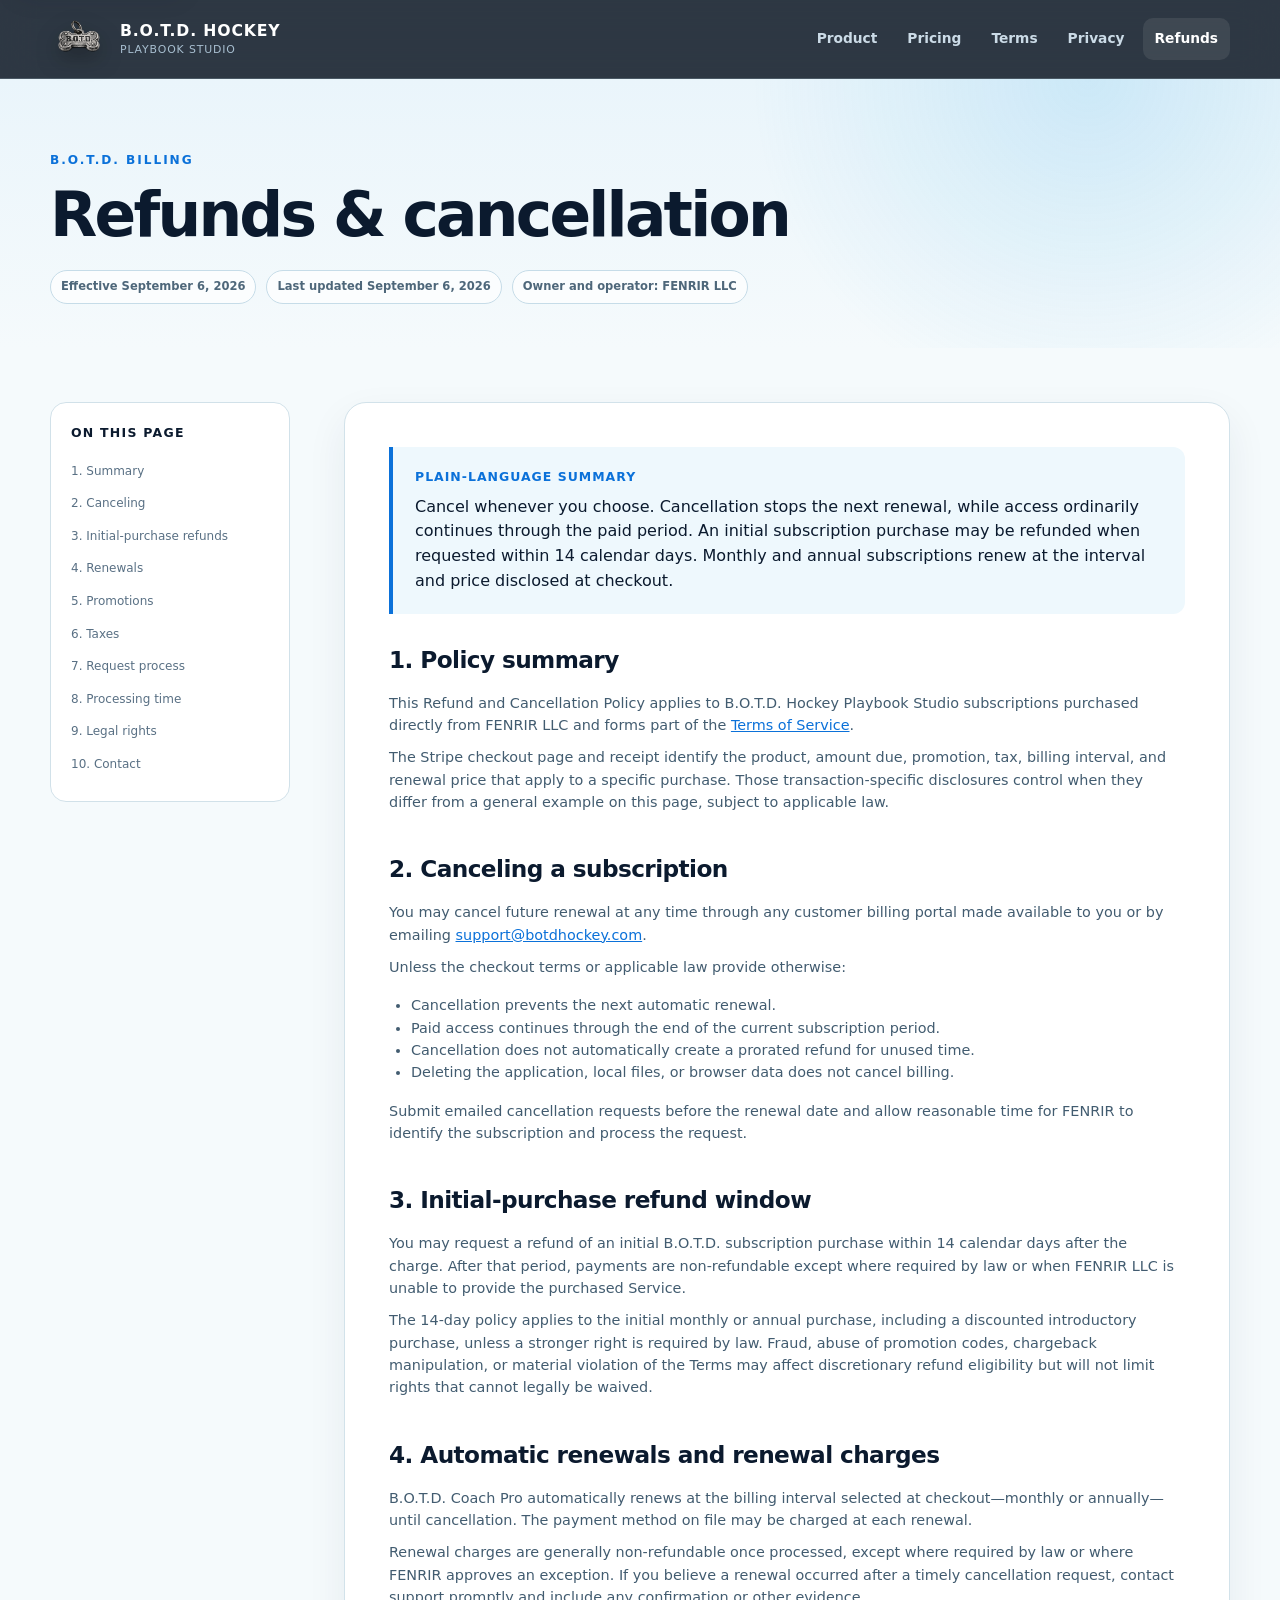
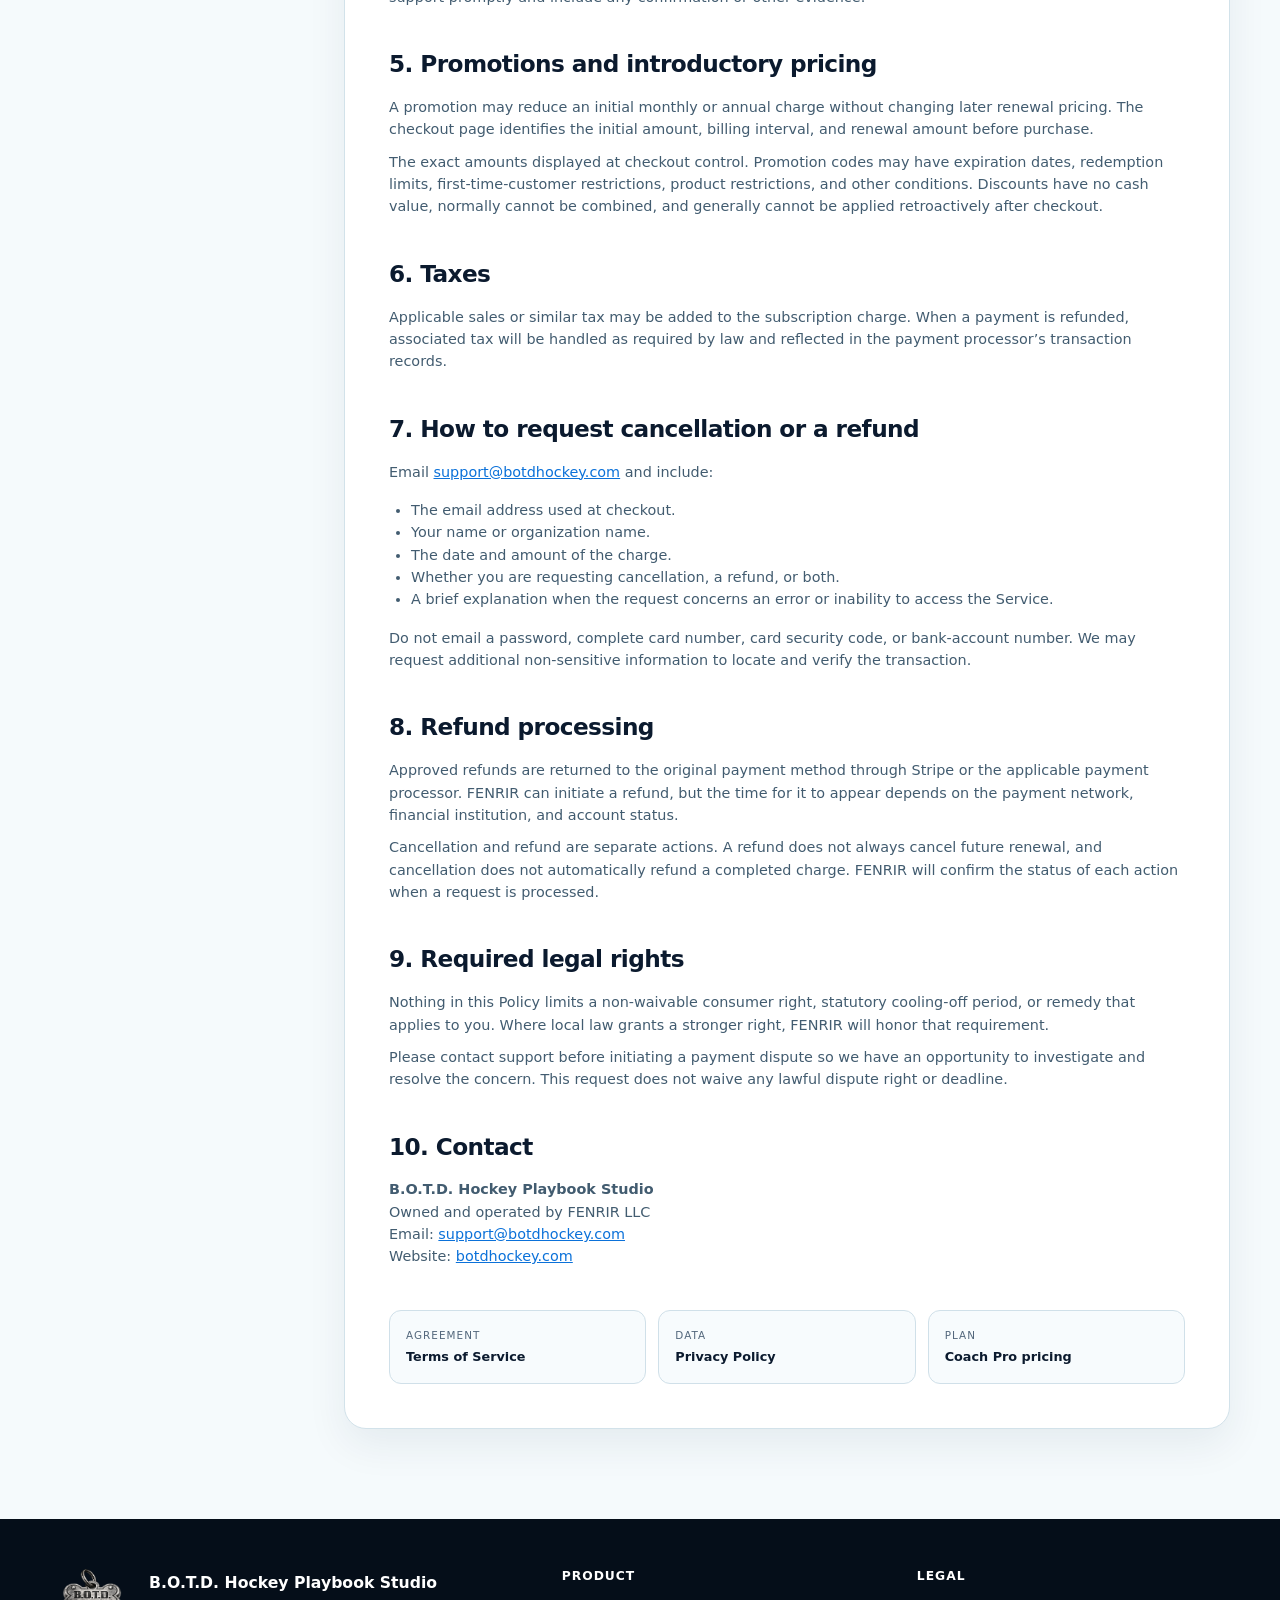
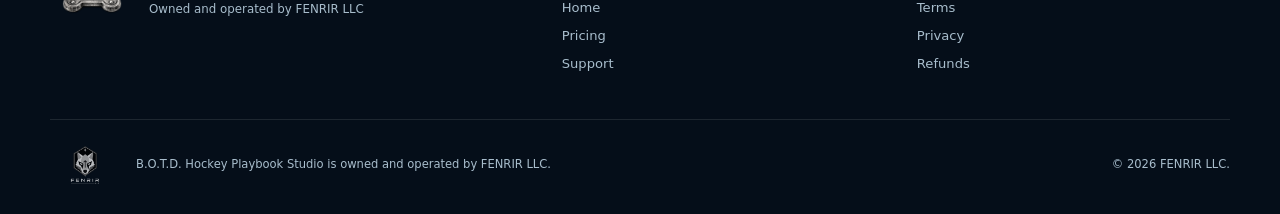
<file: refunds/index.html>
<!doctype html>
<!--
B.O.T.D. Hockey Playbook Studio sales website
Copyright © 2026 FENRIR LLC. All rights reserved.
Proprietary materials. See LICENSE.txt and https://botdhockey.com/terms/.
-->
<html lang="en">
<head>
  <meta charset="utf-8">
  <meta name="author" content="FENRIR LLC">
  <meta name="copyright" content="Copyright 2026 FENRIR LLC">
  <meta name="viewport" content="width=device-width, initial-scale=1">
  <title>Refund and Cancellation Policy | B.O.T.D. Hockey</title>
  <meta name="description" content="Refund, cancellation, renewal, and promotion rules for B.O.T.D. Coach Pro.">
  <link rel="canonical" href="https://botdhockey.com/refunds/">
  <meta name="theme-color" content="#07111f">
  <link rel="icon" href="/assets/favicon.png" type="image/png">
  <link rel="stylesheet" href="/assets/site.css">
  <script src="/assets/config.js" defer></script>
  <script src="/assets/site.js" defer></script>
</head>
<body class="legal-body">
<a class="skip-link" href="#main">Skip to content</a>
<header class="site-header">
  <div class="container header-inner">
    <a class="product-brand" href="/" aria-label="B.O.T.D. Hockey home"><img src="/assets/botd-dog-tag.png" alt=""><span class="product-brand-copy"><strong>B.O.T.D. HOCKEY</strong><small>Playbook Studio</small></span></a>
    <button class="nav-toggle" type="button" aria-expanded="false" aria-controls="site-nav" data-nav-toggle aria-label="Open navigation"><span></span></button>
    <nav class="site-nav" id="site-nav" data-nav aria-label="Legal navigation"><a href="/">Product</a><a href="/subscribe/">Pricing</a><a href="/terms/">Terms</a><a href="/privacy/">Privacy</a><a href="/refunds/" aria-current="page">Refunds</a></nav>
  </div>
</header>

<main id="main">
  <header class="legal-hero"><div class="container"><p class="eyebrow">B.O.T.D. billing</p><h1>Refunds & cancellation</h1><div class="legal-meta"><span>Effective September 6, 2026</span><span>Last updated September 6, 2026</span><span>Owner and operator: FENRIR LLC</span></div></div></header>
  <div class="container legal-layout">
    <aside class="legal-toc"><h2>On this page</h2><nav>
      <a href="#summary">1. Summary</a><a href="#cancel">2. Canceling</a><a href="#initial">3. Initial-purchase refunds</a><a href="#renewals">4. Renewals</a><a href="#promotions">5. Promotions</a><a href="#tax">6. Taxes</a><a href="#request">7. Request process</a><a href="#processing">8. Processing time</a><a href="#rights">9. Legal rights</a><a href="#contact">10. Contact</a>
    </nav></aside>

    <article class="legal-content">
      <div class="summary-box"><strong>Plain-language summary</strong><p>Cancel whenever you choose. Cancellation stops the next renewal, while access ordinarily continues through the paid period. An initial subscription purchase may be refunded when requested within 14 calendar days. Monthly and annual subscriptions renew at the interval and price disclosed at checkout.</p></div>

      <section class="legal-section" id="summary"><h2>1. Policy summary</h2><p>This Refund and Cancellation Policy applies to B.O.T.D. Hockey Playbook Studio subscriptions purchased directly from FENRIR LLC and forms part of the <a href="/terms/">Terms of Service</a>.</p><p>The Stripe checkout page and receipt identify the product, amount due, promotion, tax, billing interval, and renewal price that apply to a specific purchase. Those transaction-specific disclosures control when they differ from a general example on this page, subject to applicable law.</p></section>

      <section class="legal-section" id="cancel"><h2>2. Canceling a subscription</h2><p>You may cancel future renewal at any time through any customer billing portal made available to you or by emailing <a href="mailto:support@botdhockey.com">support@botdhockey.com</a>.</p><p>Unless the checkout terms or applicable law provide otherwise:</p><ul><li>Cancellation prevents the next automatic renewal.</li><li>Paid access continues through the end of the current subscription period.</li><li>Cancellation does not automatically create a prorated refund for unused time.</li><li>Deleting the application, local files, or browser data does not cancel billing.</li></ul><p>Submit emailed cancellation requests before the renewal date and allow reasonable time for FENRIR to identify the subscription and process the request.</p></section>

      <section class="legal-section" id="initial"><h2>3. Initial-purchase refund window</h2><p>You may request a refund of an initial B.O.T.D. subscription purchase within 14 calendar days after the charge. After that period, payments are non-refundable except where required by law or when FENRIR LLC is unable to provide the purchased Service.</p><p>The 14-day policy applies to the initial monthly or annual purchase, including a discounted introductory purchase, unless a stronger right is required by law. Fraud, abuse of promotion codes, chargeback manipulation, or material violation of the Terms may affect discretionary refund eligibility but will not limit rights that cannot legally be waived.</p></section>

      <section class="legal-section" id="renewals"><h2>4. Automatic renewals and renewal charges</h2><p>B.O.T.D. Coach Pro automatically renews at the billing interval selected at checkout—monthly or annually—until cancellation. The payment method on file may be charged at each renewal.</p><p>Renewal charges are generally non-refundable once processed, except where required by law or where FENRIR approves an exception. If you believe a renewal occurred after a timely cancellation request, contact support promptly and include any confirmation or other evidence.</p></section>

      <section class="legal-section" id="promotions"><h2>5. Promotions and introductory pricing</h2><p>A promotion may reduce an initial monthly or annual charge without changing later renewal pricing. The checkout page identifies the initial amount, billing interval, and renewal amount before purchase.</p><p>The exact amounts displayed at checkout control. Promotion codes may have expiration dates, redemption limits, first-time-customer restrictions, product restrictions, and other conditions. Discounts have no cash value, normally cannot be combined, and generally cannot be applied retroactively after checkout.</p></section>

      <section class="legal-section" id="tax"><h2>6. Taxes</h2><p>Applicable sales or similar tax may be added to the subscription charge. When a payment is refunded, associated tax will be handled as required by law and reflected in the payment processor’s transaction records.</p></section>

      <section class="legal-section" id="request"><h2>7. How to request cancellation or a refund</h2><p>Email <a href="mailto:support@botdhockey.com">support@botdhockey.com</a> and include:</p><ul><li>The email address used at checkout.</li><li>Your name or organization name.</li><li>The date and amount of the charge.</li><li>Whether you are requesting cancellation, a refund, or both.</li><li>A brief explanation when the request concerns an error or inability to access the Service.</li></ul><p>Do not email a password, complete card number, card security code, or bank-account number. We may request additional non-sensitive information to locate and verify the transaction.</p></section>

      <section class="legal-section" id="processing"><h2>8. Refund processing</h2><p>Approved refunds are returned to the original payment method through Stripe or the applicable payment processor. FENRIR can initiate a refund, but the time for it to appear depends on the payment network, financial institution, and account status.</p><p>Cancellation and refund are separate actions. A refund does not always cancel future renewal, and cancellation does not automatically refund a completed charge. FENRIR will confirm the status of each action when a request is processed.</p></section>

      <section class="legal-section" id="rights"><h2>9. Required legal rights</h2><p>Nothing in this Policy limits a non-waivable consumer right, statutory cooling-off period, or remedy that applies to you. Where local law grants a stronger right, FENRIR will honor that requirement.</p><p>Please contact support before initiating a payment dispute so we have an opportunity to investigate and resolve the concern. This request does not waive any lawful dispute right or deadline.</p></section>

      <section class="legal-section" id="contact"><h2>10. Contact</h2><p><strong>B.O.T.D. Hockey Playbook Studio</strong><br>Owned and operated by FENRIR LLC<br>Email: <a href="mailto:support@botdhockey.com">support@botdhockey.com</a><br>Website: <a href="https://botdhockey.com/">botdhockey.com</a></p></section>

      <nav class="policy-nav" aria-label="Related policies"><a href="/terms/"><span>Agreement</span><strong>Terms of Service</strong></a><a href="/privacy/"><span>Data</span><strong>Privacy Policy</strong></a><a href="/subscribe/"><span>Plan</span><strong>Coach Pro pricing</strong></a></nav>
    </article>
  </div>
</main>

<footer class="site-footer"><div class="container"><div class="footer-grid"><div class="footer-product"><img src="/assets/botd-dog-tag.png" alt=""><div><strong>B.O.T.D. Hockey Playbook Studio</strong><span>Owned and operated by FENRIR LLC</span></div></div><div class="footer-column"><strong>Product</strong><a href="/">Home</a><a href="/subscribe/">Pricing</a><a href="mailto:support@botdhockey.com">Support</a></div><div class="footer-column"><strong>Legal</strong><a href="/terms/">Terms</a><a href="/privacy/">Privacy</a><a href="/refunds/">Refunds</a></div></div><div class="owner-bar"><img src="/assets/fenrir-owner-mark-small.png" alt="FENRIR LLC"><p>B.O.T.D. Hockey Playbook Studio is owned and operated by FENRIR LLC.</p><p class="copyright">© <span data-year></span> FENRIR LLC.</p></div></div></footer>
</body>
</html>
</file>
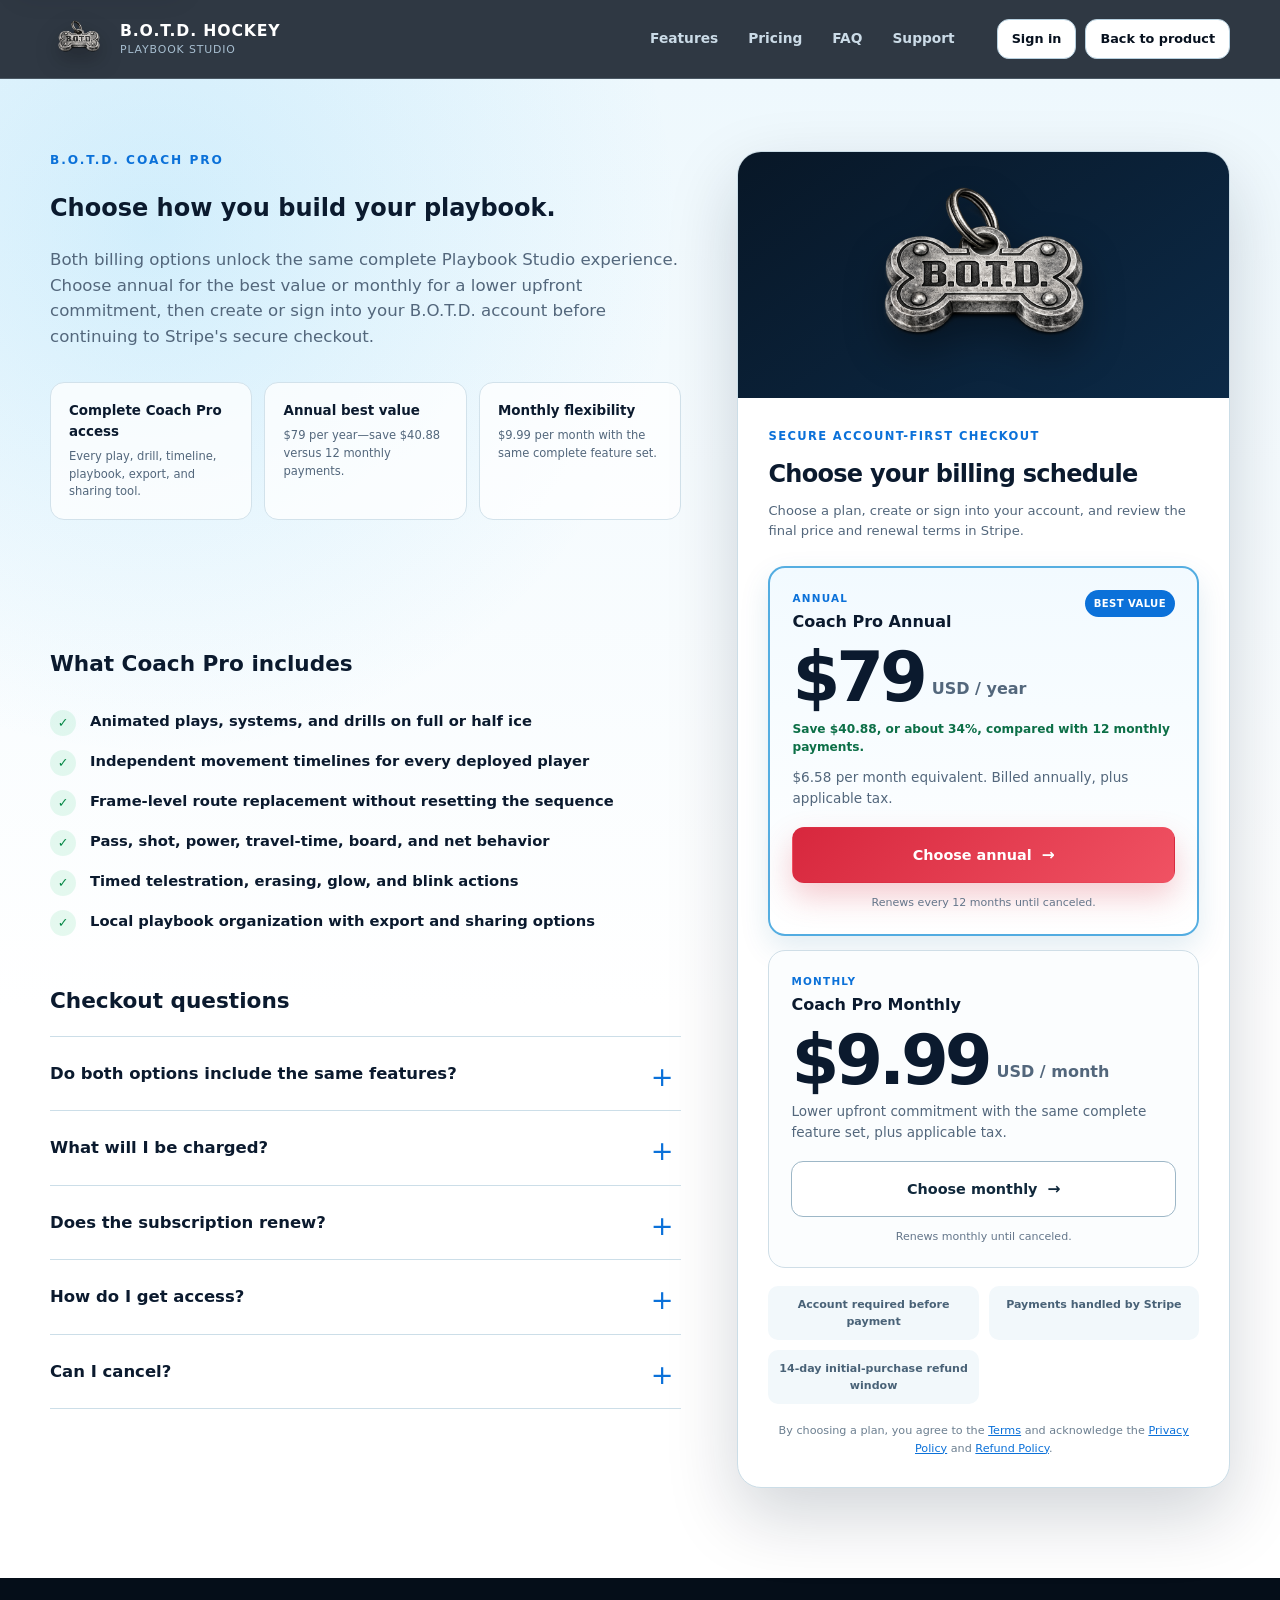
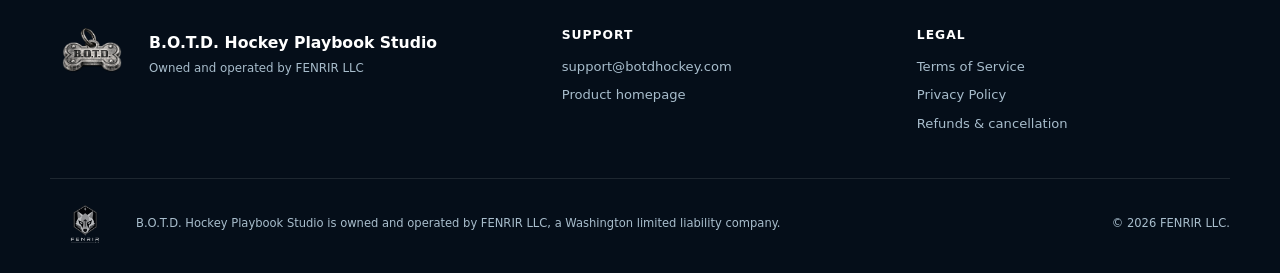
<file: subscribe/index.html>
<!doctype html>
<!--
B.O.T.D. Hockey Playbook Studio sales website
Copyright © 2026 FENRIR LLC. All rights reserved.
Proprietary materials. See LICENSE.txt and https://botdhockey.com/terms/.
-->
<html lang="en">
<head>
  <meta charset="utf-8">
  <meta name="author" content="FENRIR LLC">
  <meta name="copyright" content="Copyright 2026 FENRIR LLC">
  <meta name="viewport" content="width=device-width, initial-scale=1">
  <title>Choose a Coach Pro Plan | B.O.T.D. Hockey Playbook Studio</title>
  <meta name="description" content="Choose monthly or annual B.O.T.D. Coach Pro billing for animated plays, drills, playbook organization, and sharing.">
  <meta name="robots" content="noindex,follow">
  <link rel="canonical" href="https://botdhockey.com/subscribe/">
  <meta name="theme-color" content="#07111f">
  <link rel="icon" href="/assets/favicon.png" type="image/png">
  <link rel="apple-touch-icon" href="/assets/icon-192.png">
  <link rel="stylesheet" href="/assets/site.css">
  <script src="/assets/config.js" defer></script>
  <script src="/assets/site.js" defer></script>
</head>
<body>
<a class="skip-link" href="#main">Skip to content</a>
<header class="site-header">
  <div class="container header-inner">
    <a class="product-brand" href="/" aria-label="B.O.T.D. Hockey home">
      <img src="/assets/botd-dog-tag.png" alt="">
      <span class="product-brand-copy"><strong>B.O.T.D. HOCKEY</strong><small>Playbook Studio</small></span>
    </a>
    <button class="nav-toggle" type="button" aria-expanded="false" aria-controls="site-nav" data-nav-toggle aria-label="Open navigation"><span></span></button>
    <nav class="site-nav" id="site-nav" data-nav aria-label="Primary navigation">
      <a href="/#features">Features</a>
      <a href="/#pricing">Pricing</a>
      <a href="/#faq">FAQ</a>
      <a href="mailto:support@botdhockey.com">Support</a>
    </nav>
    <div class="header-actions"><a class="btn btn-outline btn-small" href="https://app.botdhockey.com/?action=signin" data-app-link>Sign in</a><a class="btn btn-outline btn-small" href="/">Back to product</a></div>
  </div>
</header>

<main id="main" class="subscribe-hero">
  <div class="container">
    <div class="sandbox-banner" data-sandbox-only hidden>This checkout is connected to Stripe test mode. No real payment will be processed.</div>

    <div class="subscribe-grid">
      <section class="subscribe-intro reveal">
        <p class="eyebrow">B.O.T.D. Coach Pro</p>
        <h1>Choose how you build your playbook.</h1>
        <p class="lead">Both billing options unlock the same complete Playbook Studio experience. Choose annual for the best value or monthly for a lower upfront commitment, then create or sign into your B.O.T.D. account before continuing to Stripe's secure checkout.</p>

        <div class="offer-summary">
          <div><strong>Complete Coach Pro access</strong><span>Every play, drill, timeline, playbook, export, and sharing tool.</span></div>
          <div><strong>Annual best value</strong><span>$79 per year—save $40.88 versus 12 monthly payments.</span></div>
          <div><strong>Monthly flexibility</strong><span>$9.99 per month with the same complete feature set.</span></div>
        </div>
      </section>

      <aside class="checkout-card checkout-card-plans reveal" aria-label="Choose B.O.T.D. Coach Pro billing">
        <div class="checkout-card-art"><img src="/assets/botd-dog-tag.png" alt="B.O.T.D. dog tag"></div>
        <div class="checkout-card-body">
          <div class="checkout-label" data-checkout-mode>Secure account-first checkout</div>
          <h2 class="checkout-card-heading">Choose your billing schedule</h2>
          <p class="checkout-card-intro">Choose a plan, create or sign into your account, and review the final price and renewal terms in Stripe.</p>

          <div class="checkout-plan-list">
            <section class="checkout-plan checkout-plan-featured" id="annual" aria-labelledby="annual-plan-name">
              <div class="checkout-plan-top">
                <div><span class="checkout-plan-kicker">Annual</span><h3 id="annual-plan-name">Coach Pro Annual</h3></div>
                <span class="plan-badge">Best value</span>
              </div>
              <div class="checkout-price"><strong>$79</strong><span>USD / year</span></div>
              <p class="plan-savings">Save $40.88, or about 34%, compared with 12 monthly payments.</p>
              <p class="price-note">$6.58 per month equivalent. Billed annually, plus applicable tax.</p>
              <a class="btn btn-red btn-arrow" href="https://app.botdhockey.com/?action=signup&amp;plan=annual" data-checkout-plan="annual">Choose annual</a>
              <p class="plan-renewal">Renews every 12 months until canceled.</p>
            </section>

            <section class="checkout-plan" id="monthly" aria-labelledby="monthly-plan-name">
              <div class="checkout-plan-top">
                <div><span class="checkout-plan-kicker">Monthly</span><h3 id="monthly-plan-name">Coach Pro Monthly</h3></div>
              </div>
              <div class="checkout-price"><strong>$9.99</strong><span>USD / month</span></div>
              <p class="price-note">Lower upfront commitment with the same complete feature set, plus applicable tax.</p>
              <a class="btn btn-outline-dark btn-arrow" href="https://app.botdhockey.com/?action=signup&amp;plan=monthly" data-checkout-plan="monthly">Choose monthly</a>
              <p class="plan-renewal">Renews monthly until canceled.</p>
            </section>
          </div>

          <div class="checkout-trust"><span>Account required before payment</span><span>Payments handled by Stripe</span><span>14-day initial-purchase refund window</span></div>
          <p class="checkout-legal">By choosing a plan, you agree to the <a href="/terms/">Terms</a> and acknowledge the <a href="/privacy/">Privacy Policy</a> and <a href="/refunds/">Refund Policy</a>.</p>
          <p class="checkout-legal" data-sandbox-only hidden><strong>Test mode:</strong> use Stripe test payment details only.</p>
        </div>
      </aside>

      <div class="subscribe-details-column reveal">
        <div class="subscribe-details">
          <h2>What Coach Pro includes</h2>
          <ul class="check-list">
            <li>Animated plays, systems, and drills on full or half ice</li>
            <li>Independent movement timelines for every deployed player</li>
            <li>Frame-level route replacement without resetting the sequence</li>
            <li>Pass, shot, power, travel-time, board, and net behavior</li>
            <li>Timed telestration, erasing, glow, and blink actions</li>
            <li>Local playbook organization with export and sharing options</li>
          </ul>
        </div>

        <div class="subscribe-details">
          <h2>Checkout questions</h2>
          <div class="faq-list">
            <details>
              <summary>Do both options include the same features?</summary>
              <div>Yes. Monthly and annual billing both unlock the complete Coach Pro feature set. Only the price and renewal interval differ.</div>
            </details>
            <details>
              <summary>What will I be charged?</summary>
              <div>The annual option is $79 USD per year. The monthly option is $9.99 USD per month. Applicable tax may be added. Stripe shows the amount due today and the recurring renewal amount before you subscribe.</div>
            </details>
            <details>
              <summary>Does the subscription renew?</summary>
              <div>Yes. The option you choose renews automatically at its stated monthly or annual interval until canceled. Your Stripe checkout page and receipt confirm the applicable renewal terms.</div>
            </details>
            <details>
              <summary>How do I get access?</summary>
              <div>You will create or sign into your B.O.T.D. account first. After Stripe confirms payment, you return directly to Playbook Studio with Coach Pro access. For help, contact <a href="mailto:support@botdhockey.com">support@botdhockey.com</a>.</div>
            </details>
            <details>
              <summary>Can I cancel?</summary>
              <div>You may cancel future renewal at any time. Access ordinarily continues through the paid period. Read the <a href="/refunds/">Refund and Cancellation Policy</a> for details.</div>
            </details>
          </div>
        </div>
      </div>
    </div>
  </div>
</main>

<footer class="site-footer">
  <div class="container">
    <div class="footer-grid">
      <div class="footer-product"><img src="/assets/botd-dog-tag.png" alt=""><div><strong>B.O.T.D. Hockey Playbook Studio</strong><span>Owned and operated by FENRIR LLC</span></div></div>
      <div class="footer-column"><strong>Support</strong><a href="mailto:support@botdhockey.com" data-support-email>support@botdhockey.com</a><a href="/">Product homepage</a></div>
      <div class="footer-column"><strong>Legal</strong><a href="/terms/">Terms of Service</a><a href="/privacy/">Privacy Policy</a><a href="/refunds/">Refunds &amp; cancellation</a></div>
    </div>
    <div class="owner-bar"><img src="/assets/fenrir-owner-mark-small.png" alt="FENRIR LLC"><p>B.O.T.D. Hockey Playbook Studio is owned and operated by FENRIR LLC, a Washington limited liability company.</p><p class="copyright">© <span data-year></span> FENRIR LLC.</p></div>
  </div>
</footer>
</body>
</html>
</file>
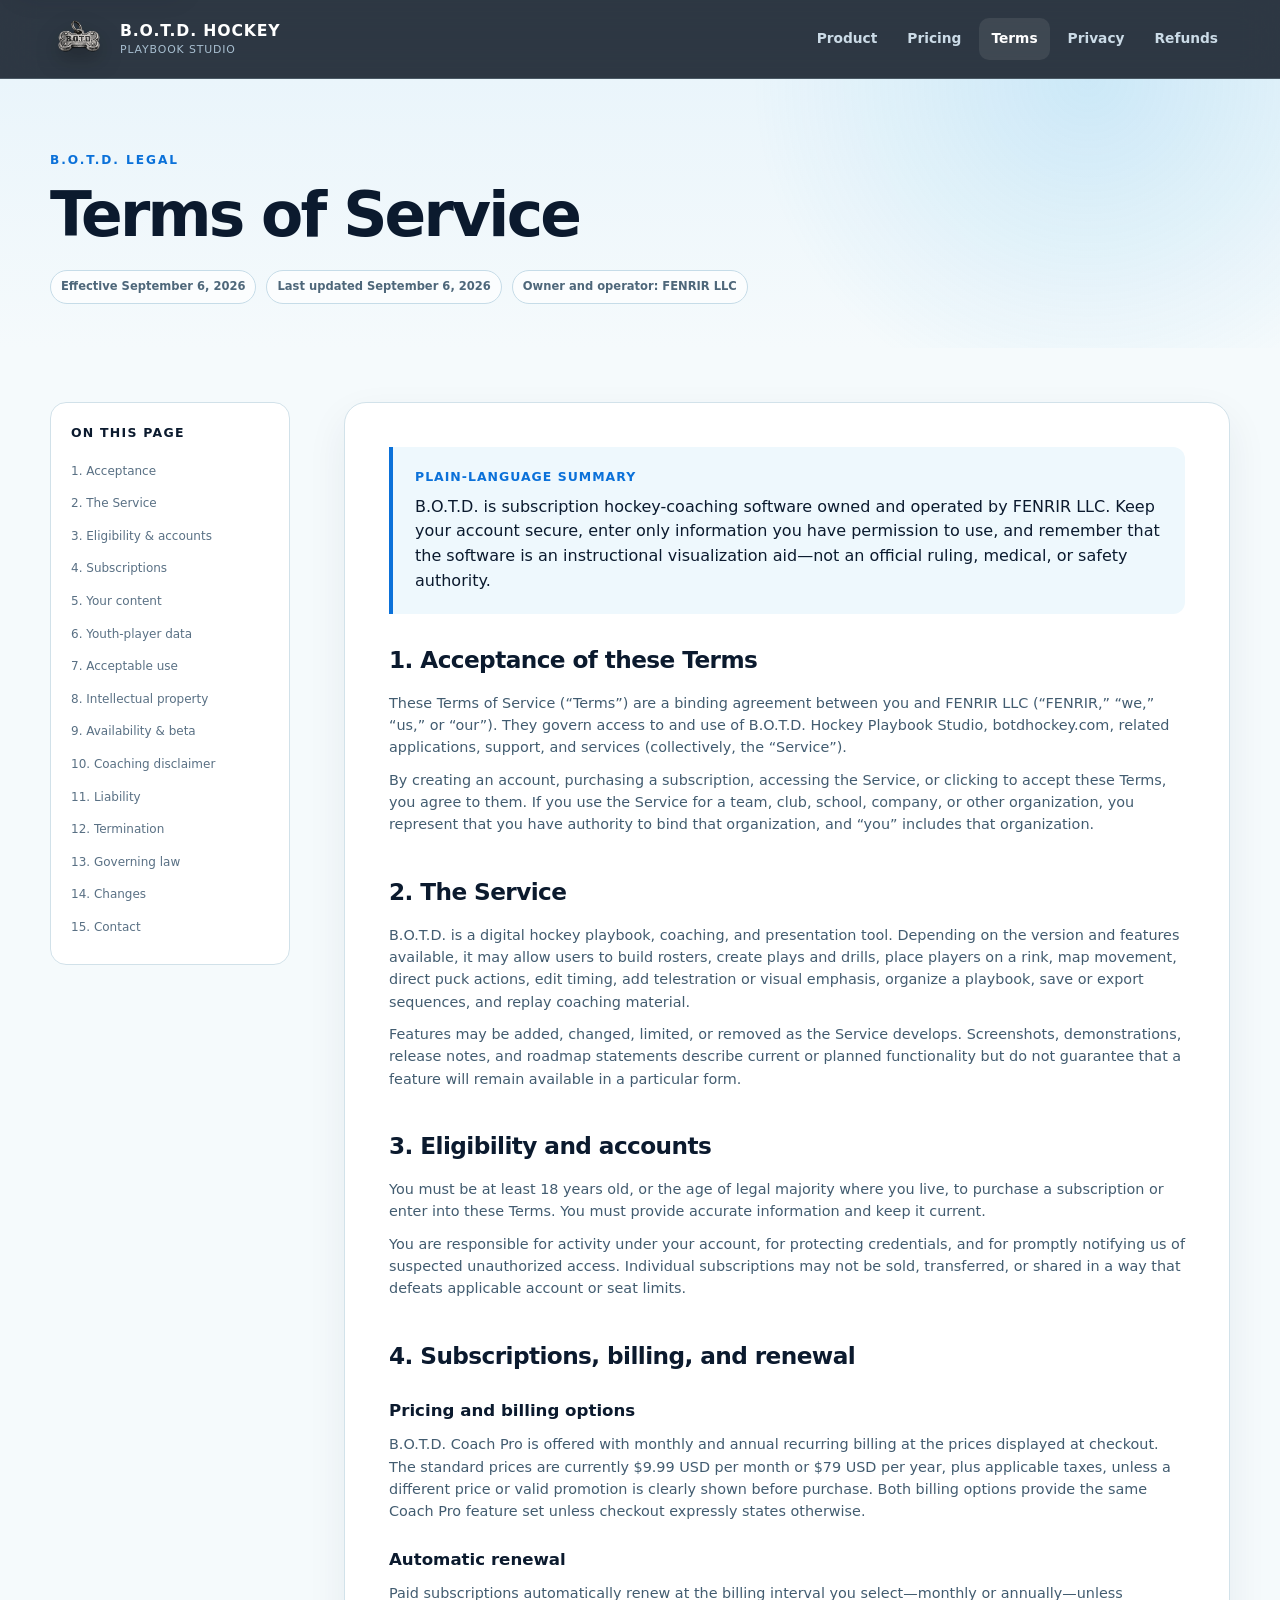
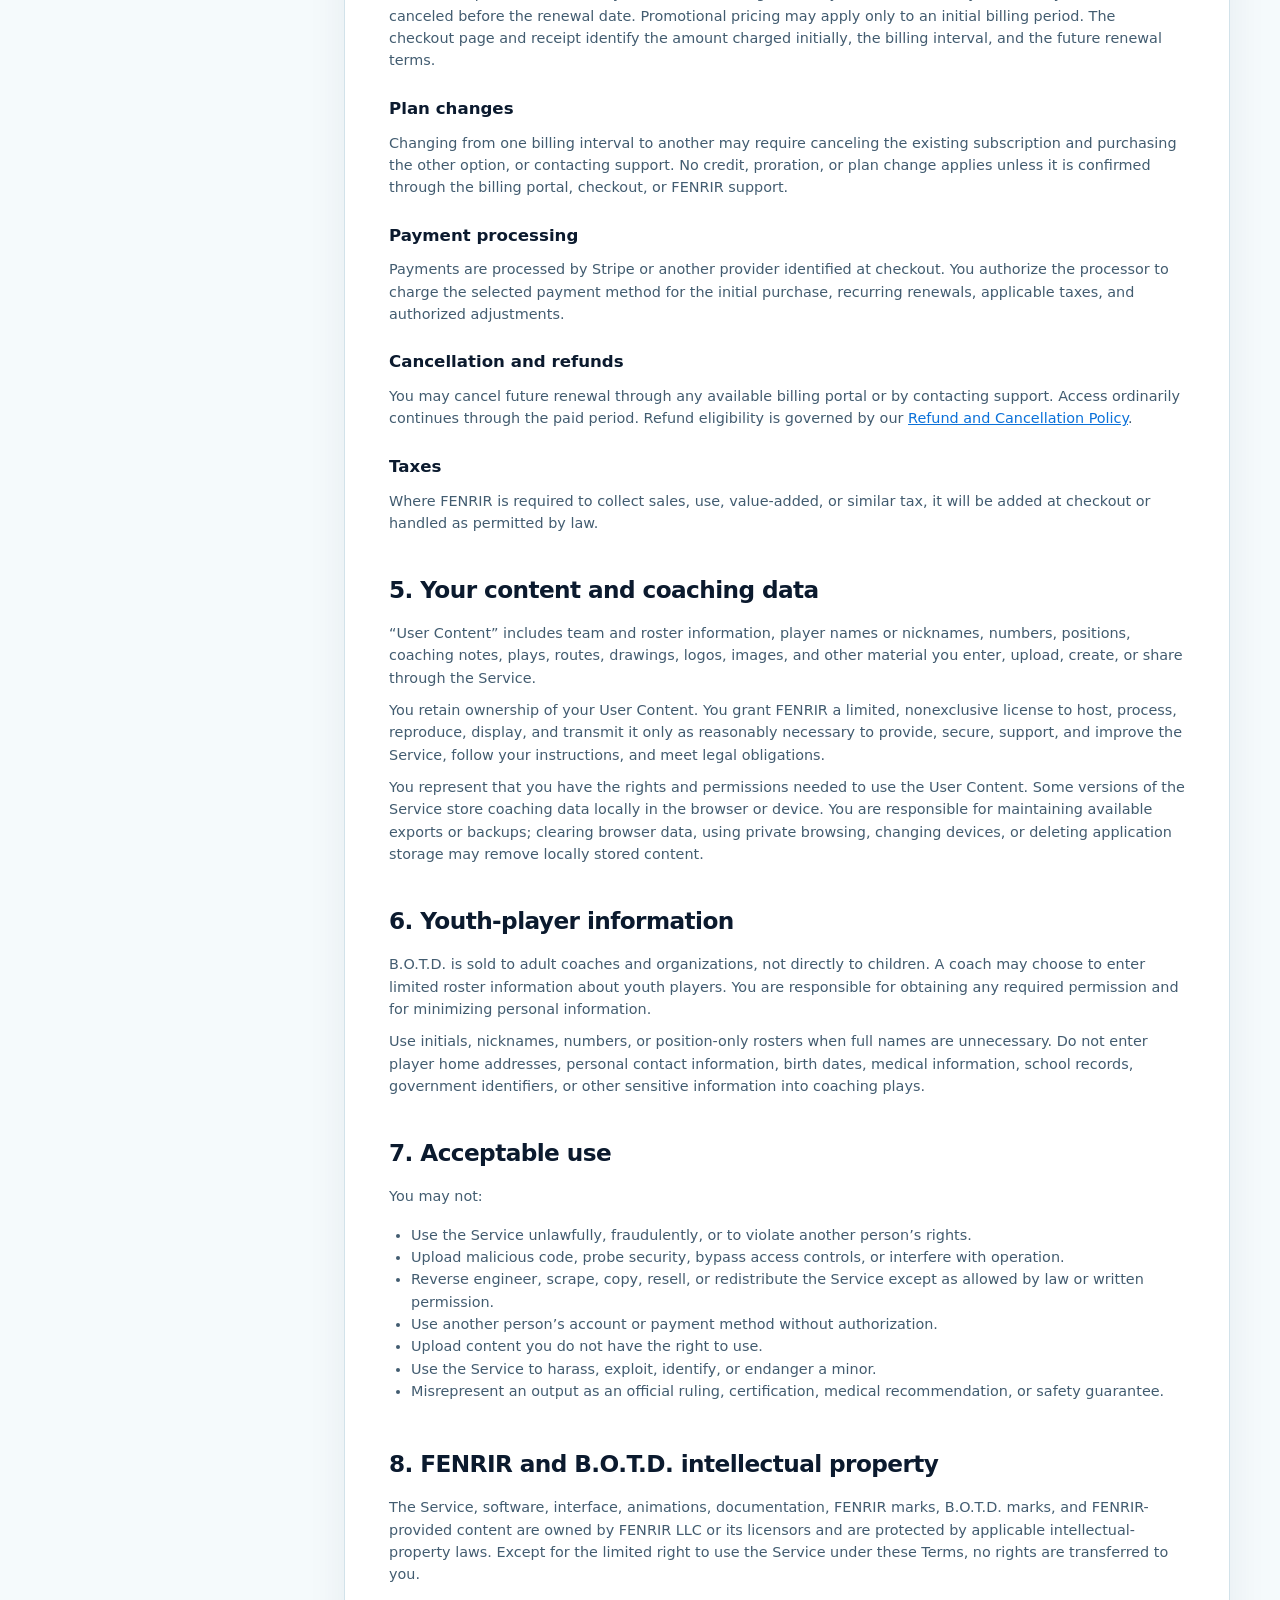
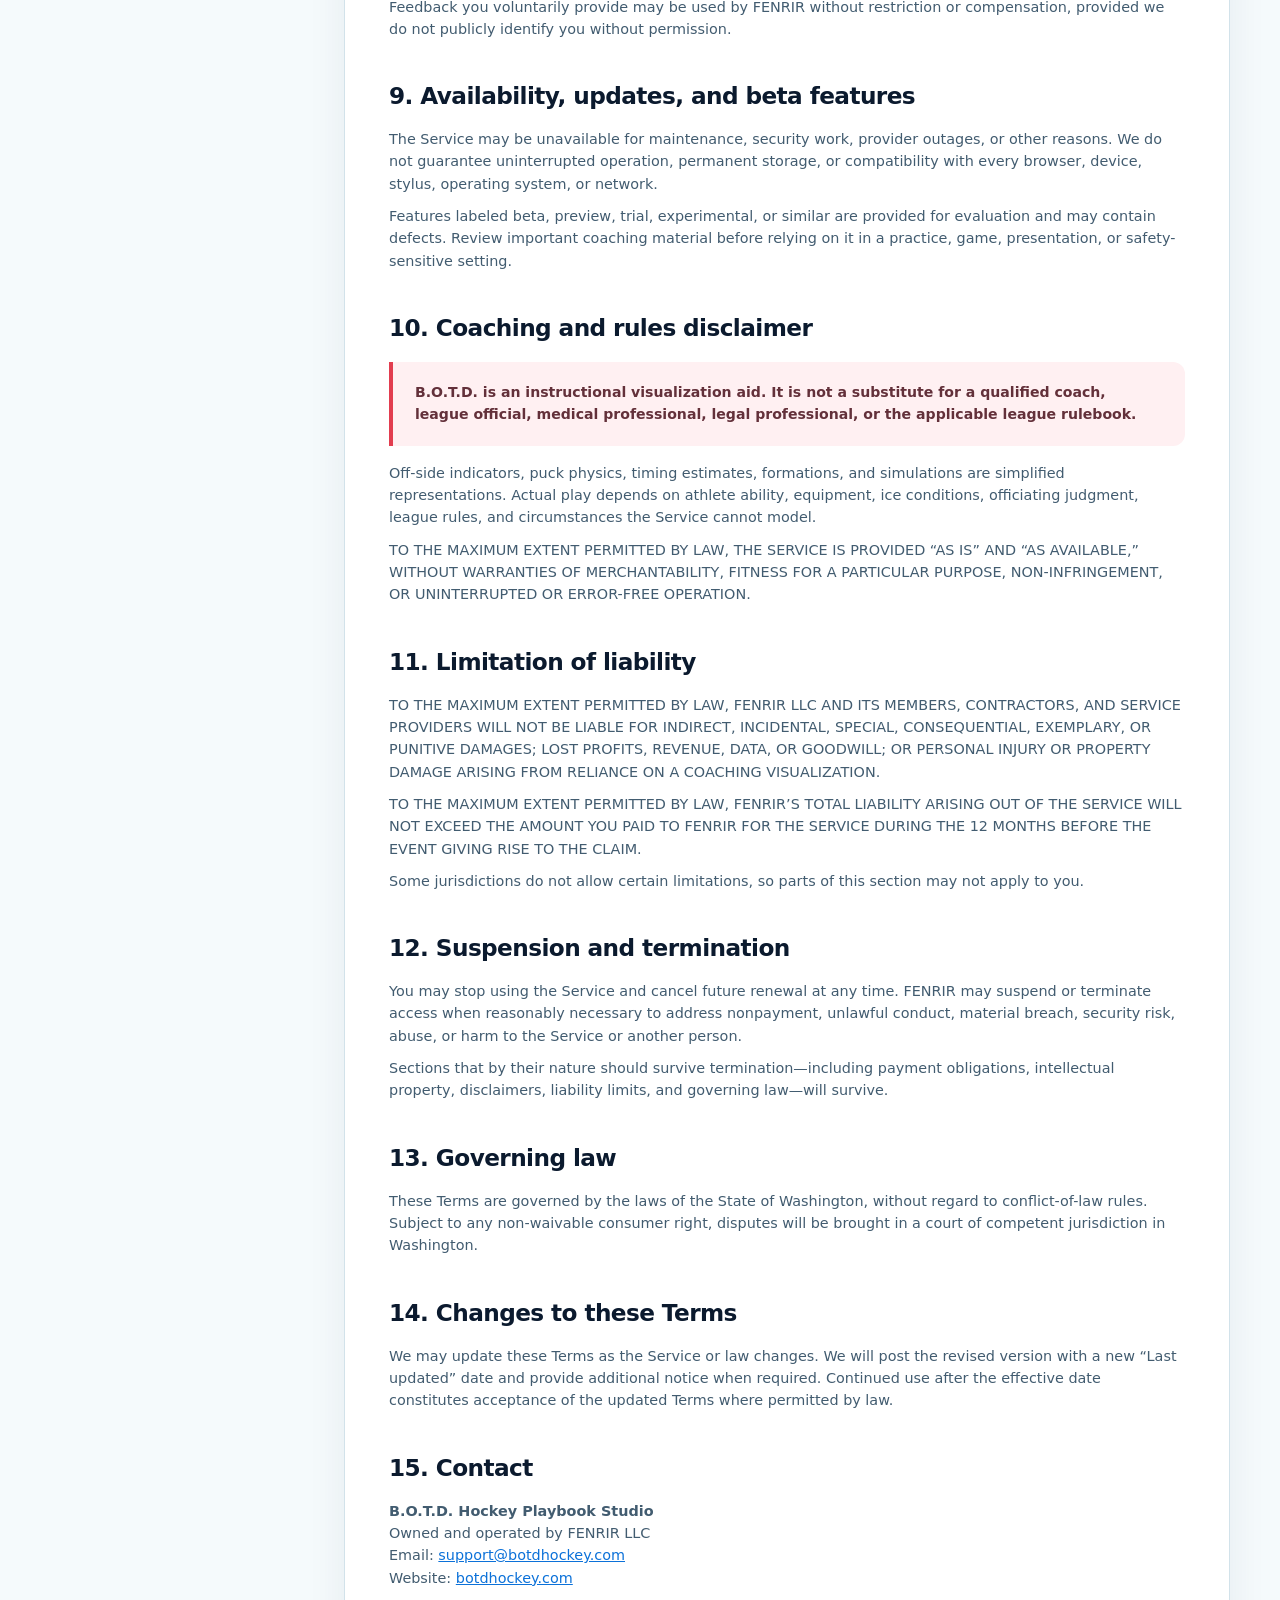
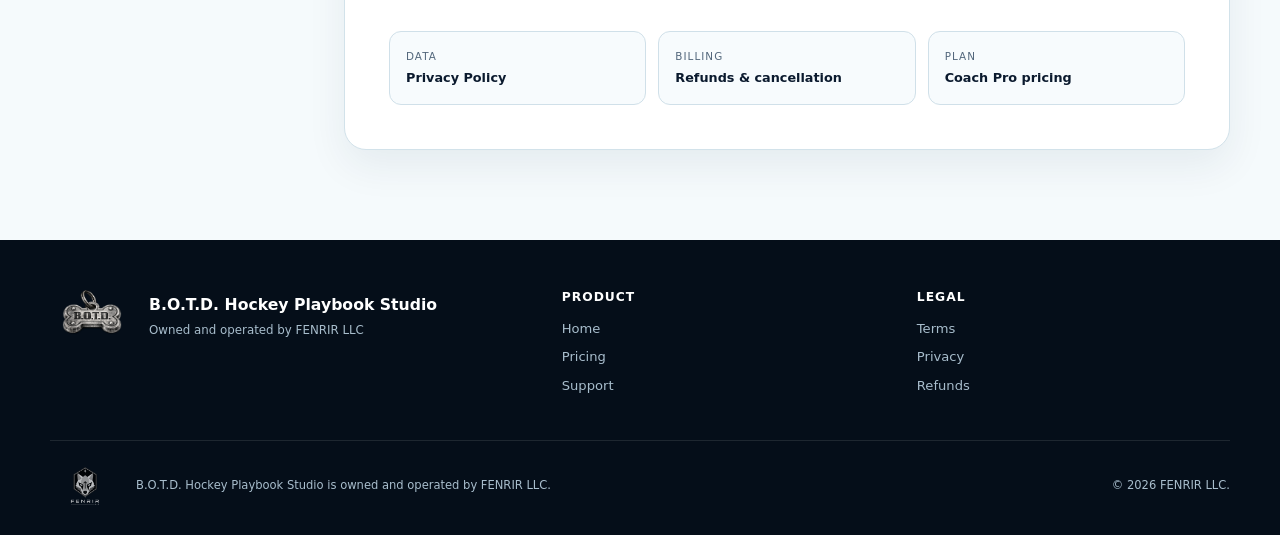
<file: terms/index.html>
<!doctype html>
<!--
B.O.T.D. Hockey Playbook Studio sales website
Copyright © 2026 FENRIR LLC. All rights reserved.
Proprietary materials. See LICENSE.txt and https://botdhockey.com/terms/.
-->
<html lang="en">
<head>
  <meta charset="utf-8">
  <meta name="author" content="FENRIR LLC">
  <meta name="copyright" content="Copyright 2026 FENRIR LLC">
  <meta name="viewport" content="width=device-width, initial-scale=1">
  <title>Terms of Service | B.O.T.D. Hockey</title>
  <meta name="description" content="Terms governing B.O.T.D. Hockey Playbook Studio, a product owned and operated by FENRIR LLC.">
  <link rel="canonical" href="https://botdhockey.com/terms/">
  <meta name="theme-color" content="#07111f">
  <link rel="icon" href="/assets/favicon.png" type="image/png">
  <link rel="stylesheet" href="/assets/site.css">
  <script src="/assets/config.js" defer></script>
  <script src="/assets/site.js" defer></script>
</head>
<body class="legal-body">
<a class="skip-link" href="#main">Skip to content</a>
<header class="site-header">
  <div class="container header-inner">
    <a class="product-brand" href="/" aria-label="B.O.T.D. Hockey home"><img src="/assets/botd-dog-tag.png" alt=""><span class="product-brand-copy"><strong>B.O.T.D. HOCKEY</strong><small>Playbook Studio</small></span></a>
    <button class="nav-toggle" type="button" aria-expanded="false" aria-controls="site-nav" data-nav-toggle aria-label="Open navigation"><span></span></button>
    <nav class="site-nav" id="site-nav" data-nav aria-label="Legal navigation"><a href="/">Product</a><a href="/subscribe/">Pricing</a><a href="/terms/" aria-current="page">Terms</a><a href="/privacy/">Privacy</a><a href="/refunds/">Refunds</a></nav>
  </div>
</header>

<main id="main">
  <header class="legal-hero"><div class="container"><p class="eyebrow">B.O.T.D. legal</p><h1>Terms of Service</h1><div class="legal-meta"><span>Effective September 6, 2026</span><span>Last updated September 6, 2026</span><span>Owner and operator: FENRIR LLC</span></div></div></header>
  <div class="container legal-layout">
    <aside class="legal-toc"><h2>On this page</h2><nav>
      <a href="#acceptance">1. Acceptance</a><a href="#service">2. The Service</a><a href="#eligibility">3. Eligibility & accounts</a><a href="#subscriptions">4. Subscriptions</a><a href="#content">5. Your content</a><a href="#youth">6. Youth-player data</a><a href="#use">7. Acceptable use</a><a href="#ip">8. Intellectual property</a><a href="#availability">9. Availability & beta</a><a href="#disclaimer">10. Coaching disclaimer</a><a href="#liability">11. Liability</a><a href="#termination">12. Termination</a><a href="#law">13. Governing law</a><a href="#changes">14. Changes</a><a href="#contact">15. Contact</a>
    </nav></aside>

    <article class="legal-content">
      <div class="summary-box"><strong>Plain-language summary</strong><p>B.O.T.D. is subscription hockey-coaching software owned and operated by FENRIR LLC. Keep your account secure, enter only information you have permission to use, and remember that the software is an instructional visualization aid—not an official ruling, medical, or safety authority.</p></div>

      <section class="legal-section" id="acceptance"><h2>1. Acceptance of these Terms</h2><p>These Terms of Service (“Terms”) are a binding agreement between you and FENRIR LLC (“FENRIR,” “we,” “us,” or “our”). They govern access to and use of B.O.T.D. Hockey Playbook Studio, botdhockey.com, related applications, support, and services (collectively, the “Service”).</p><p>By creating an account, purchasing a subscription, accessing the Service, or clicking to accept these Terms, you agree to them. If you use the Service for a team, club, school, company, or other organization, you represent that you have authority to bind that organization, and “you” includes that organization.</p></section>

      <section class="legal-section" id="service"><h2>2. The Service</h2><p>B.O.T.D. is a digital hockey playbook, coaching, and presentation tool. Depending on the version and features available, it may allow users to build rosters, create plays and drills, place players on a rink, map movement, direct puck actions, edit timing, add telestration or visual emphasis, organize a playbook, save or export sequences, and replay coaching material.</p><p>Features may be added, changed, limited, or removed as the Service develops. Screenshots, demonstrations, release notes, and roadmap statements describe current or planned functionality but do not guarantee that a feature will remain available in a particular form.</p></section>

      <section class="legal-section" id="eligibility"><h2>3. Eligibility and accounts</h2><p>You must be at least 18 years old, or the age of legal majority where you live, to purchase a subscription or enter into these Terms. You must provide accurate information and keep it current.</p><p>You are responsible for activity under your account, for protecting credentials, and for promptly notifying us of suspected unauthorized access. Individual subscriptions may not be sold, transferred, or shared in a way that defeats applicable account or seat limits.</p></section>

      <section class="legal-section" id="subscriptions"><h2>4. Subscriptions, billing, and renewal</h2><h3>Pricing and billing options</h3><p>B.O.T.D. Coach Pro is offered with monthly and annual recurring billing at the prices displayed at checkout. The standard prices are currently $9.99 USD per month or $79 USD per year, plus applicable taxes, unless a different price or valid promotion is clearly shown before purchase. Both billing options provide the same Coach Pro feature set unless checkout expressly states otherwise.</p><h3>Automatic renewal</h3><p>Paid subscriptions automatically renew at the billing interval you select—monthly or annually—unless canceled before the renewal date. Promotional pricing may apply only to an initial billing period. The checkout page and receipt identify the amount charged initially, the billing interval, and the future renewal terms.</p><h3>Plan changes</h3><p>Changing from one billing interval to another may require canceling the existing subscription and purchasing the other option, or contacting support. No credit, proration, or plan change applies unless it is confirmed through the billing portal, checkout, or FENRIR support.</p><h3>Payment processing</h3><p>Payments are processed by Stripe or another provider identified at checkout. You authorize the processor to charge the selected payment method for the initial purchase, recurring renewals, applicable taxes, and authorized adjustments.</p><h3>Cancellation and refunds</h3><p>You may cancel future renewal through any available billing portal or by contacting support. Access ordinarily continues through the paid period. Refund eligibility is governed by our <a href="/refunds/">Refund and Cancellation Policy</a>.</p><h3>Taxes</h3><p>Where FENRIR is required to collect sales, use, value-added, or similar tax, it will be added at checkout or handled as permitted by law.</p></section>

      <section class="legal-section" id="content"><h2>5. Your content and coaching data</h2><p>“User Content” includes team and roster information, player names or nicknames, numbers, positions, coaching notes, plays, routes, drawings, logos, images, and other material you enter, upload, create, or share through the Service.</p><p>You retain ownership of your User Content. You grant FENRIR a limited, nonexclusive license to host, process, reproduce, display, and transmit it only as reasonably necessary to provide, secure, support, and improve the Service, follow your instructions, and meet legal obligations.</p><p>You represent that you have the rights and permissions needed to use the User Content. Some versions of the Service store coaching data locally in the browser or device. You are responsible for maintaining available exports or backups; clearing browser data, using private browsing, changing devices, or deleting application storage may remove locally stored content.</p></section>

      <section class="legal-section" id="youth"><h2>6. Youth-player information</h2><p>B.O.T.D. is sold to adult coaches and organizations, not directly to children. A coach may choose to enter limited roster information about youth players. You are responsible for obtaining any required permission and for minimizing personal information.</p><p>Use initials, nicknames, numbers, or position-only rosters when full names are unnecessary. Do not enter player home addresses, personal contact information, birth dates, medical information, school records, government identifiers, or other sensitive information into coaching plays.</p></section>

      <section class="legal-section" id="use"><h2>7. Acceptable use</h2><p>You may not:</p><ul><li>Use the Service unlawfully, fraudulently, or to violate another person’s rights.</li><li>Upload malicious code, probe security, bypass access controls, or interfere with operation.</li><li>Reverse engineer, scrape, copy, resell, or redistribute the Service except as allowed by law or written permission.</li><li>Use another person’s account or payment method without authorization.</li><li>Upload content you do not have the right to use.</li><li>Use the Service to harass, exploit, identify, or endanger a minor.</li><li>Misrepresent an output as an official ruling, certification, medical recommendation, or safety guarantee.</li></ul></section>

      <section class="legal-section" id="ip"><h2>8. FENRIR and B.O.T.D. intellectual property</h2><p>The Service, software, interface, animations, documentation, FENRIR marks, B.O.T.D. marks, and FENRIR-provided content are owned by FENRIR LLC or its licensors and are protected by applicable intellectual-property laws. Except for the limited right to use the Service under these Terms, no rights are transferred to you.</p><p>Feedback you voluntarily provide may be used by FENRIR without restriction or compensation, provided we do not publicly identify you without permission.</p></section>

      <section class="legal-section" id="availability"><h2>9. Availability, updates, and beta features</h2><p>The Service may be unavailable for maintenance, security work, provider outages, or other reasons. We do not guarantee uninterrupted operation, permanent storage, or compatibility with every browser, device, stylus, operating system, or network.</p><p>Features labeled beta, preview, trial, experimental, or similar are provided for evaluation and may contain defects. Review important coaching material before relying on it in a practice, game, presentation, or safety-sensitive setting.</p></section>

      <section class="legal-section" id="disclaimer"><h2>10. Coaching and rules disclaimer</h2><div class="callout">B.O.T.D. is an instructional visualization aid. It is not a substitute for a qualified coach, league official, medical professional, legal professional, or the applicable league rulebook.</div><p>Off-side indicators, puck physics, timing estimates, formations, and simulations are simplified representations. Actual play depends on athlete ability, equipment, ice conditions, officiating judgment, league rules, and circumstances the Service cannot model.</p><p>TO THE MAXIMUM EXTENT PERMITTED BY LAW, THE SERVICE IS PROVIDED “AS IS” AND “AS AVAILABLE,” WITHOUT WARRANTIES OF MERCHANTABILITY, FITNESS FOR A PARTICULAR PURPOSE, NON-INFRINGEMENT, OR UNINTERRUPTED OR ERROR-FREE OPERATION.</p></section>

      <section class="legal-section" id="liability"><h2>11. Limitation of liability</h2><p>TO THE MAXIMUM EXTENT PERMITTED BY LAW, FENRIR LLC AND ITS MEMBERS, CONTRACTORS, AND SERVICE PROVIDERS WILL NOT BE LIABLE FOR INDIRECT, INCIDENTAL, SPECIAL, CONSEQUENTIAL, EXEMPLARY, OR PUNITIVE DAMAGES; LOST PROFITS, REVENUE, DATA, OR GOODWILL; OR PERSONAL INJURY OR PROPERTY DAMAGE ARISING FROM RELIANCE ON A COACHING VISUALIZATION.</p><p>TO THE MAXIMUM EXTENT PERMITTED BY LAW, FENRIR’S TOTAL LIABILITY ARISING OUT OF THE SERVICE WILL NOT EXCEED THE AMOUNT YOU PAID TO FENRIR FOR THE SERVICE DURING THE 12 MONTHS BEFORE THE EVENT GIVING RISE TO THE CLAIM.</p><p>Some jurisdictions do not allow certain limitations, so parts of this section may not apply to you.</p></section>

      <section class="legal-section" id="termination"><h2>12. Suspension and termination</h2><p>You may stop using the Service and cancel future renewal at any time. FENRIR may suspend or terminate access when reasonably necessary to address nonpayment, unlawful conduct, material breach, security risk, abuse, or harm to the Service or another person.</p><p>Sections that by their nature should survive termination—including payment obligations, intellectual property, disclaimers, liability limits, and governing law—will survive.</p></section>

      <section class="legal-section" id="law"><h2>13. Governing law</h2><p>These Terms are governed by the laws of the State of Washington, without regard to conflict-of-law rules. Subject to any non-waivable consumer right, disputes will be brought in a court of competent jurisdiction in Washington.</p></section>

      <section class="legal-section" id="changes"><h2>14. Changes to these Terms</h2><p>We may update these Terms as the Service or law changes. We will post the revised version with a new “Last updated” date and provide additional notice when required. Continued use after the effective date constitutes acceptance of the updated Terms where permitted by law.</p></section>

      <section class="legal-section" id="contact"><h2>15. Contact</h2><p><strong>B.O.T.D. Hockey Playbook Studio</strong><br>Owned and operated by FENRIR LLC<br>Email: <a href="mailto:support@botdhockey.com">support@botdhockey.com</a><br>Website: <a href="https://botdhockey.com/">botdhockey.com</a></p></section>

      <nav class="policy-nav" aria-label="Related policies"><a href="/privacy/"><span>Data</span><strong>Privacy Policy</strong></a><a href="/refunds/"><span>Billing</span><strong>Refunds & cancellation</strong></a><a href="/subscribe/"><span>Plan</span><strong>Coach Pro pricing</strong></a></nav>
    </article>
  </div>
</main>

<footer class="site-footer"><div class="container"><div class="footer-grid"><div class="footer-product"><img src="/assets/botd-dog-tag.png" alt=""><div><strong>B.O.T.D. Hockey Playbook Studio</strong><span>Owned and operated by FENRIR LLC</span></div></div><div class="footer-column"><strong>Product</strong><a href="/">Home</a><a href="/subscribe/">Pricing</a><a href="mailto:support@botdhockey.com">Support</a></div><div class="footer-column"><strong>Legal</strong><a href="/terms/">Terms</a><a href="/privacy/">Privacy</a><a href="/refunds/">Refunds</a></div></div><div class="owner-bar"><img src="/assets/fenrir-owner-mark-small.png" alt="FENRIR LLC"><p>B.O.T.D. Hockey Playbook Studio is owned and operated by FENRIR LLC.</p><p class="copyright">© <span data-year></span> FENRIR LLC.</p></div></div></footer>
</body>
</html>
</file>
<file: assets/site.css>
/*
  B.O.T.D. Hockey Playbook Studio sales website
  Copyright © 2026 FENRIR LLC. All rights reserved.
  Proprietary materials. See LICENSE.txt and https://botdhockey.com/terms/.
*/
:root {
  --ink: #07111f;
  --ink-2: #0b1a2e;
  --ink-3: #102743;
  --ice: #f5fbff;
  --ice-2: #eaf5fb;
  --paper: #ffffff;
  --text: #0b1a2e;
  --muted: #53677c;
  --line: #c9dbe7;
  --blue: #0b71d9;
  --blue-2: #47b7ff;
  --cyan: #78d9ef;
  --red: #e23d4f;
  --red-2: #ff6978;
  --yellow: #f2c94c;
  --green: #2ecb79;
  --shadow-sm: 0 10px 28px rgba(5, 24, 45, 0.10);
  --shadow-md: 0 28px 70px rgba(4, 23, 43, 0.18);
  --radius-sm: 12px;
  --radius-md: 20px;
  --radius-lg: 30px;
  --max: 1180px;
  --font: Inter, ui-sans-serif, system-ui, -apple-system, BlinkMacSystemFont, "Segoe UI", sans-serif;
}

* { box-sizing: border-box; }
[hidden] { display: none !important; }
html { scroll-behavior: smooth; }
body {
  margin: 0;
  min-width: 320px;
  background: var(--paper);
  color: var(--text);
  font-family: var(--font);
  line-height: 1.55;
  -webkit-font-smoothing: antialiased;
}
body.menu-open { overflow: hidden; }
img { max-width: 100%; display: block; }
a { color: inherit; }
button, input, select, textarea { font: inherit; }
button, a { -webkit-tap-highlight-color: transparent; }

.skip-link {
  position: fixed;
  left: 16px;
  top: 12px;
  z-index: 999;
  transform: translateY(-160%);
  padding: 10px 14px;
  border-radius: 10px;
  background: white;
  color: var(--ink);
  box-shadow: var(--shadow-sm);
  font-weight: 800;
}
.skip-link:focus { transform: translateY(0); }

.container {
  width: min(calc(100% - 40px), var(--max));
  margin-inline: auto;
}

.eyebrow {
  margin: 0 0 14px;
  color: var(--blue);
  font-size: 0.76rem;
  font-weight: 900;
  letter-spacing: 0.16em;
  text-transform: uppercase;
}

.kicker {
  display: inline-flex;
  align-items: center;
  gap: 9px;
  margin-bottom: 18px;
  padding: 7px 11px;
  border: 1px solid rgba(120, 217, 239, 0.35);
  border-radius: 999px;
  background: rgba(9, 32, 56, 0.66);
  color: #d7f5ff;
  font-size: 0.76rem;
  font-weight: 800;
  letter-spacing: 0.06em;
  text-transform: uppercase;
}
.kicker::before {
  content: "";
  width: 8px;
  height: 8px;
  border-radius: 50%;
  background: var(--red-2);
  box-shadow: 0 0 0 5px rgba(255, 105, 120, 0.12);
}

.site-header {
  position: sticky;
  inset: 0 0 auto;
  z-index: 80;
  border-bottom: 1px solid rgba(176, 204, 220, 0.22);
  background: rgba(5, 16, 30, 0.83);
  color: white;
  backdrop-filter: blur(18px) saturate(140%);
  transition: background 180ms ease, box-shadow 180ms ease;
}
.site-header[data-scrolled] {
  background: rgba(5, 16, 30, 0.96);
  box-shadow: 0 12px 40px rgba(0, 0, 0, 0.22);
}
.header-inner {
  min-height: 78px;
  display: flex;
  align-items: center;
  gap: 24px;
}
.product-brand {
  display: inline-flex;
  align-items: center;
  gap: 12px;
  text-decoration: none;
  min-width: 0;
}
.product-brand img {
  width: 58px;
  height: 42px;
  object-fit: contain;
  filter: drop-shadow(0 8px 11px rgba(0, 0, 0, 0.32));
}
.product-brand-copy {
  display: grid;
  line-height: 1.04;
}
.product-brand-copy strong {
  font-size: 0.98rem;
  letter-spacing: 0.055em;
}
.product-brand-copy small {
  margin-top: 5px;
  color: #a8bfd1;
  font-size: 0.68rem;
  letter-spacing: 0.08em;
  text-transform: uppercase;
}
.site-nav {
  margin-left: auto;
  display: flex;
  align-items: center;
  gap: 6px;
}
.site-nav > a {
  padding: 10px 12px;
  border-radius: 10px;
  color: #cbdbe7;
  font-size: 0.86rem;
  font-weight: 750;
  text-decoration: none;
  transition: color 150ms ease, background 150ms ease;
}
.site-nav > a:hover,
.site-nav > a:focus-visible,
.site-nav > a[aria-current="page"] {
  background: rgba(255, 255, 255, 0.08);
  color: white;
}
.header-actions {
  display: flex;
  align-items: center;
  gap: 9px;
  margin-left: 6px;
}
.nav-toggle {
  display: none;
  width: 46px;
  height: 46px;
  margin-left: auto;
  border: 1px solid rgba(255, 255, 255, 0.16);
  border-radius: 12px;
  background: rgba(255, 255, 255, 0.06);
  color: white;
  cursor: pointer;
}
.nav-toggle span,
.nav-toggle::before,
.nav-toggle::after {
  content: "";
  display: block;
  width: 20px;
  height: 2px;
  margin: 4px auto;
  border-radius: 2px;
  background: currentColor;
}

.btn {
  display: inline-flex;
  align-items: center;
  justify-content: center;
  gap: 10px;
  min-height: 46px;
  padding: 0 18px;
  border: 1px solid transparent;
  border-radius: 12px;
  font-weight: 850;
  font-size: 0.9rem;
  text-decoration: none;
  cursor: pointer;
  transition: transform 150ms ease, box-shadow 150ms ease, background 150ms ease, border-color 150ms ease;
}
.btn:hover { transform: translateY(-2px); }
.btn:focus-visible { outline: 3px solid rgba(120, 217, 239, 0.38); outline-offset: 3px; }
.btn-primary {
  background: linear-gradient(135deg, #0b76df, #06a4df);
  color: white;
  box-shadow: 0 14px 30px rgba(0, 124, 220, 0.28);
}
.btn-primary:hover { box-shadow: 0 18px 38px rgba(0, 124, 220, 0.38); }
.btn-red {
  background: linear-gradient(135deg, #d7273d, #f05263);
  color: white;
  box-shadow: 0 14px 30px rgba(226, 61, 79, 0.26);
}
.btn-dark {
  background: var(--ink);
  color: white;
  box-shadow: 0 14px 30px rgba(5, 20, 36, 0.17);
}
.btn-ghost {
  border-color: rgba(255, 255, 255, 0.20);
  background: rgba(255, 255, 255, 0.06);
  color: white;
}
.btn-outline {
  border-color: #b7d0df;
  background: white;
  color: var(--ink);
}
.btn-small { min-height: 40px; padding-inline: 14px; font-size: 0.8rem; }
.btn-arrow::after { content: "→"; font-size: 1.08em; }

.hero {
  position: relative;
  overflow: hidden;
  padding: 92px 0 80px;
  background:
    radial-gradient(circle at 80% 20%, rgba(20, 146, 231, 0.22), transparent 32%),
    radial-gradient(circle at 22% 15%, rgba(226, 61, 79, 0.13), transparent 25%),
    linear-gradient(145deg, #06101d 0%, #0a1e35 58%, #081625 100%);
  color: white;
}
.hero::before {
  content: "";
  position: absolute;
  inset: 0;
  opacity: 0.16;
  background-image:
    linear-gradient(rgba(130, 209, 244, 0.34) 1px, transparent 1px),
    linear-gradient(90deg, rgba(130, 209, 244, 0.34) 1px, transparent 1px);
  background-size: 64px 64px;
  mask-image: linear-gradient(to bottom, black, transparent 90%);
}
.hero::after {
  content: "";
  position: absolute;
  left: 50%;
  top: -170px;
  width: 2px;
  height: 760px;
  background: linear-gradient(to bottom, transparent, rgba(226, 61, 79, 0.8), transparent);
  box-shadow: -9px 0 0 rgba(255,255,255,0.14), 9px 0 0 rgba(255,255,255,0.14);
  transform: rotate(25deg);
}
.hero-grid {
  position: relative;
  z-index: 1;
  display: grid;
  grid-template-columns: minmax(0, 0.86fr) minmax(520px, 1.14fr);
  gap: 64px;
  align-items: center;
}
.hero-copy h1 {
  margin: 0;
  max-width: 760px;
  font-size: clamp(3.2rem, 6.6vw, 6.4rem);
  line-height: 0.93;
  letter-spacing: -0.058em;
}
.hero-copy h1 em {
  display: block;
  color: var(--cyan);
  font-style: normal;
}
.hero-copy .lead {
  max-width: 640px;
  margin: 26px 0 0;
  color: #c2d5e3;
  font-size: clamp(1.03rem, 1.6vw, 1.28rem);
}
.hero-actions {
  display: flex;
  flex-wrap: wrap;
  gap: 12px;
  margin-top: 32px;
}
.hero-meta {
  display: flex;
  flex-wrap: wrap;
  gap: 18px;
  margin-top: 27px;
  color: #9fb6c7;
  font-size: 0.78rem;
  font-weight: 720;
}
.hero-meta span {
  display: inline-flex;
  align-items: center;
  gap: 8px;
}
.hero-meta span::before {
  content: "";
  width: 6px;
  height: 6px;
  border-radius: 50%;
  background: var(--cyan);
  box-shadow: 0 0 0 4px rgba(120, 217, 239, 0.12);
}

.product-visual {
  position: relative;
  min-width: 0;
  padding-top: 48px;
}
.dog-tag-float {
  position: absolute;
  z-index: 4;
  left: -45px;
  top: -24px;
  width: 245px;
  transform: rotate(-5deg);
  filter: drop-shadow(0 26px 30px rgba(0, 0, 0, 0.44));
  animation: tag-float 5s ease-in-out infinite;
}
.app-window {
  position: relative;
  overflow: hidden;
  border: 1px solid rgba(201, 225, 239, 0.25);
  border-radius: 22px;
  background: #dceaf4;
  box-shadow: 0 42px 90px rgba(0, 0, 0, 0.46), inset 0 1px 0 rgba(255,255,255,0.4);
  transform: perspective(1200px) rotateY(-5deg) rotateX(2deg);
  transform-origin: center;
}
.app-window-top {
  height: 38px;
  display: flex;
  align-items: center;
  gap: 7px;
  padding: 0 14px;
  background: linear-gradient(180deg, #f7fbfd, #e3edf3);
  border-bottom: 1px solid #c6d7e1;
}
.app-window-top i {
  width: 9px;
  height: 9px;
  border-radius: 50%;
  background: #b9c7d0;
}
.app-window-top i:first-child { background: #f06974; }
.app-window-top i:nth-child(2) { background: #efc24b; }
.app-window-top i:nth-child(3) { background: #4fca7d; }
.app-window img { width: 100%; height: auto; }
.visual-badge {
  position: absolute;
  z-index: 5;
  display: grid;
  gap: 2px;
  min-width: 150px;
  padding: 12px 14px;
  border: 1px solid rgba(255,255,255,0.17);
  border-radius: 13px;
  background: rgba(7, 20, 36, 0.88);
  box-shadow: 0 18px 32px rgba(0,0,0,0.26);
  backdrop-filter: blur(12px);
}
.visual-badge strong { color: white; font-size: 0.84rem; }
.visual-badge span { color: #98b1c4; font-size: 0.68rem; }
.visual-badge.one { right: -18px; top: 110px; }
.visual-badge.two { left: -22px; bottom: -24px; }
.visual-badge.one::before,
.visual-badge.two::before {
  content: "";
  position: absolute;
  width: 8px;
  height: 8px;
  border-radius: 50%;
  background: var(--red-2);
  box-shadow: 0 0 12px var(--red-2);
}
.visual-badge.one::before { left: -4px; top: 18px; }
.visual-badge.two::before { right: -4px; top: 18px; background: var(--cyan); box-shadow: 0 0 12px var(--cyan); }

@keyframes tag-float {
  0%, 100% { transform: translateY(0) rotate(-5deg); }
  50% { transform: translateY(-11px) rotate(-3deg); }
}

.trust-strip {
  position: relative;
  z-index: 3;
  margin-top: -26px;
}
.trust-grid {
  display: grid;
  grid-template-columns: repeat(4, 1fr);
  overflow: hidden;
  border: 1px solid #d4e2ea;
  border-radius: 18px;
  background: white;
  box-shadow: var(--shadow-md);
}
.trust-item {
  min-width: 0;
  padding: 20px 22px;
  border-right: 1px solid #e0ebf1;
}
.trust-item:last-child { border-right: 0; }
.trust-item strong { display: block; font-size: 0.9rem; }
.trust-item span { display: block; margin-top: 3px; color: var(--muted); font-size: 0.75rem; }

.section { padding: 100px 0; }
.section-tight { padding: 76px 0; }
.section-ice { background: linear-gradient(180deg, #f6fbfe, #ebf6fb); }
.section-dark {
  position: relative;
  overflow: hidden;
  background: var(--ink);
  color: white;
}
.section-dark::before {
  content: "";
  position: absolute;
  inset: 0;
  background: radial-gradient(circle at 70% 0, rgba(47, 179, 244, 0.18), transparent 36%);
}
.section-head {
  max-width: 760px;
  margin-bottom: 42px;
}
.section-head.center { margin-inline: auto; text-align: center; }
.section-head h2,
.mission-copy h2,
.pricing-copy h2,
.legal-hero h1,
.subscribe-copy h1 {
  margin: 0;
  font-size: clamp(2.35rem, 4.8vw, 4.6rem);
  line-height: 1.02;
  letter-spacing: -0.045em;
}
.section-head p,
.mission-copy > p,
.pricing-copy > p {
  margin: 20px 0 0;
  color: var(--muted);
  font-size: 1.06rem;
}
.section-dark .section-head p { color: #a9bfce; }

.mission-grid {
  display: grid;
  grid-template-columns: 0.72fr 1.28fr;
  gap: 72px;
  align-items: start;
}
.mission-copy {
  position: sticky;
  top: 116px;
}
.mission-statement {
  position: relative;
  padding: 38px 40px;
  border: 1px solid #cce0eb;
  border-radius: 24px;
  background: white;
  box-shadow: var(--shadow-sm);
}
.mission-statement::before {
  content: "“";
  position: absolute;
  right: 24px;
  top: 0;
  color: #dceef7;
  font-size: 8rem;
  font-weight: 900;
  line-height: 1;
}
.mission-statement p {
  position: relative;
  margin: 0;
  font-size: clamp(1.55rem, 3vw, 2.55rem);
  line-height: 1.25;
  letter-spacing: -0.025em;
  font-weight: 780;
}
.mission-statement footer {
  margin-top: 24px;
  color: var(--blue);
  font-size: 0.78rem;
  font-weight: 900;
  letter-spacing: 0.11em;
  text-transform: uppercase;
}

.feature-grid {
  display: grid;
  grid-template-columns: repeat(3, 1fr);
  gap: 18px;
}
.feature-card {
  position: relative;
  min-height: 272px;
  overflow: hidden;
  padding: 28px;
  border: 1px solid #d7e5ed;
  border-radius: 20px;
  background: white;
  box-shadow: 0 12px 30px rgba(10, 42, 65, 0.06);
  transition: transform 180ms ease, box-shadow 180ms ease, border-color 180ms ease;
}
.feature-card:hover {
  transform: translateY(-5px);
  border-color: #a9d2e8;
  box-shadow: 0 22px 42px rgba(10, 42, 65, 0.12);
}
.feature-number {
  display: inline-flex;
  width: 38px;
  height: 38px;
  align-items: center;
  justify-content: center;
  border: 1px solid #c7dce8;
  border-radius: 11px;
  background: #eef8fd;
  color: var(--blue);
  font-size: 0.74rem;
  font-weight: 900;
}
.feature-card h3 { margin: 38px 0 10px; font-size: 1.22rem; letter-spacing: -0.02em; }
.feature-card p { margin: 0; color: var(--muted); font-size: 0.9rem; }
.feature-card::after {
  content: "";
  position: absolute;
  right: -55px;
  bottom: -55px;
  width: 120px;
  height: 120px;
  border: 18px solid rgba(11, 113, 217, 0.045);
  border-radius: 50%;
}

.showcase {
  display: grid;
  grid-template-columns: 1.1fr 0.9fr;
  gap: 58px;
  align-items: center;
}
.showcase-window {
  overflow: hidden;
  border: 1px solid #cfe0ea;
  border-radius: 24px;
  background: white;
  box-shadow: var(--shadow-md);
}
.showcase-window img { width: 100%; }
.showcase-copy h2 {
  margin: 0;
  font-size: clamp(2.35rem, 4.5vw, 4rem);
  line-height: 1.03;
  letter-spacing: -0.045em;
}
.showcase-copy > p { margin: 20px 0 0; color: var(--muted); }
.check-list {
  display: grid;
  gap: 14px;
  margin: 30px 0 0;
  padding: 0;
  list-style: none;
}
.check-list li {
  display: grid;
  grid-template-columns: 28px 1fr;
  gap: 12px;
  align-items: start;
  font-size: 0.92rem;
  font-weight: 700;
}
.check-list li::before {
  content: "✓";
  display: inline-flex;
  width: 26px;
  height: 26px;
  align-items: center;
  justify-content: center;
  border-radius: 50%;
  background: rgba(46, 203, 121, 0.12);
  color: #078847;
  font-size: 0.8rem;
  font-weight: 900;
}

.steps {
  display: grid;
  grid-template-columns: repeat(3, 1fr);
  gap: 18px;
}
.step {
  position: relative;
  padding: 30px;
  border-top: 3px solid rgba(120, 217, 239, 0.7);
  background: rgba(255,255,255,0.035);
}
.step::after {
  content: "";
  position: absolute;
  left: 30px;
  right: -18px;
  top: -3px;
  height: 3px;
  background: linear-gradient(90deg, var(--cyan), transparent);
}
.step:last-child::after { display: none; }
.step strong {
  display: block;
  color: var(--cyan);
  font-size: 0.74rem;
  letter-spacing: 0.14em;
}
.step h3 { margin: 34px 0 12px; font-size: 1.34rem; }
.step p { margin: 0; color: #9fb5c5; font-size: 0.9rem; }

.pricing-grid {
  display: grid;
  grid-template-columns: 0.9fr 1.1fr;
  gap: 70px;
  align-items: start;
}
.price-card {
  position: relative;
  overflow: hidden;
  padding: 36px;
  border: 1px solid #c9dce7;
  border-radius: 26px;
  background: white;
  box-shadow: var(--shadow-md);
}
.price-card::before {
  content: "";
  position: absolute;
  inset: 0 0 auto;
  height: 5px;
  background: linear-gradient(90deg, var(--blue), var(--cyan), var(--red));
}
.price-head {
  display: flex;
  align-items: start;
  justify-content: space-between;
  gap: 20px;
}
.price-head img { width: 102px; height: 72px; object-fit: contain; }
.price-name { margin: 0; font-size: 1.12rem; }
.price {
  margin-top: 28px;
  display: flex;
  align-items: end;
  gap: 8px;
}
.price strong { font-size: clamp(3.4rem, 7vw, 5.7rem); line-height: 0.85; letter-spacing: -0.06em; }
.price span { padding-bottom: 8px; color: var(--muted); font-weight: 750; }
.price-note { margin: 16px 0 0; color: var(--muted); font-size: 0.85rem; }
.price-card .check-list { margin: 28px 0; }
.price-card .btn { width: 100%; min-height: 54px; }
.price-disclosure {
  margin: 16px 0 0;
  color: #64768a;
  font-size: 0.74rem;
  text-align: center;
}
.promo-note {
  display: inline-flex;
  align-items: center;
  gap: 8px;
  margin-top: 16px;
  padding: 8px 10px;
  border-radius: 10px;
  background: #edf7fd;
  color: #17537f;
  font-size: 0.75rem;
  font-weight: 800;
}
.promo-note::before { content: "⌁"; color: var(--blue); font-size: 1.2rem; }
.price-options {
  display: grid;
  gap: 18px;
}
.price-card-featured {
  border: 2px solid rgba(21, 143, 214, 0.72);
  box-shadow: 0 24px 64px rgba(10, 66, 104, 0.17);
}
.price-card-compact { padding-block: 30px; }
.price-card-compact .price { margin-top: 22px; }
.price-badge {
  display: inline-flex;
  align-items: center;
  justify-content: center;
  padding: 7px 10px;
  border-radius: 999px;
  background: #e7f6fd;
  color: #0c6395;
  font-size: 0.68rem;
  font-weight: 900;
  letter-spacing: 0.03em;
  white-space: nowrap;
}
.pricing-feature-list { margin-top: 26px; }
.team-license {
  margin: 20px 0 0;
  color: var(--muted);
  font-size: 0.82rem;
}
.team-license strong { color: var(--ink); }
.team-license a { color: var(--blue); font-weight: 800; }
.btn-outline-dark {
  border: 1px solid #9db7c7;
  background: white;
  color: #10283b;
  box-shadow: none;
}
.btn-outline-dark:hover { border-color: var(--blue); background: #f1f9fd; color: #0b5f90; }

.faq-list {
  max-width: 850px;
  margin: 0 auto;
  border-top: 1px solid #ccdee8;
}
.faq-list details { border-bottom: 1px solid #ccdee8; }
.faq-list summary {
  position: relative;
  padding: 24px 48px 24px 0;
  list-style: none;
  cursor: pointer;
  font-size: 1.03rem;
  font-weight: 820;
}
.faq-list summary::-webkit-details-marker { display: none; }
.faq-list summary::after {
  content: "+";
  position: absolute;
  right: 8px;
  top: 19px;
  color: var(--blue);
  font-size: 1.7rem;
  font-weight: 500;
}
.faq-list details[open] summary::after { content: "−"; }
.faq-list details > div { padding: 0 48px 26px 0; color: var(--muted); font-size: 0.92rem; }

.final-cta {
  position: relative;
  overflow: hidden;
  padding: 68px;
  border-radius: 30px;
  background:
    radial-gradient(circle at 88% 0, rgba(111, 216, 240, 0.28), transparent 34%),
    linear-gradient(135deg, #07111f, #0c2c4d);
  color: white;
  box-shadow: var(--shadow-md);
}
.final-cta::after {
  content: "";
  position: absolute;
  right: -110px;
  bottom: -110px;
  width: 320px;
  height: 320px;
  border: 42px solid rgba(255,255,255,0.035);
  border-radius: 50%;
}
.final-cta-content { position: relative; z-index: 1; max-width: 760px; }
.final-cta h2 { margin: 0; font-size: clamp(2.4rem, 5.2vw, 4.8rem); line-height: 0.98; letter-spacing: -0.05em; }
.final-cta p { margin: 18px 0 0; color: #b6ccda; }
.final-cta .hero-actions { margin-top: 28px; }

.site-footer {
  padding: 48px 0 28px;
  background: #050e19;
  color: #a8bdcc;
}
.footer-grid {
  display: grid;
  grid-template-columns: 1.2fr 0.8fr 0.8fr;
  gap: 42px;
  align-items: start;
}
.footer-product {
  display: flex;
  gap: 15px;
  align-items: center;
}
.footer-product img { width: 84px; height: 56px; object-fit: contain; }
.footer-product strong { display: block; color: white; font-size: 0.98rem; }
.footer-product span { display: block; margin-top: 4px; font-size: 0.74rem; }
.footer-column strong {
  display: block;
  margin-bottom: 12px;
  color: white;
  font-size: 0.77rem;
  letter-spacing: 0.08em;
  text-transform: uppercase;
}
.footer-column a {
  display: block;
  width: fit-content;
  margin: 8px 0;
  color: #a8bdcc;
  font-size: 0.82rem;
  text-decoration: none;
}
.footer-column a:hover { color: white; }
.owner-bar {
  display: flex;
  align-items: center;
  gap: 16px;
  margin-top: 36px;
  padding-top: 24px;
  border-top: 1px solid rgba(255,255,255,0.10);
}
.owner-bar img { width: 70px; height: 42px; object-fit: contain; opacity: 0.76; }
.owner-bar p { margin: 0; font-size: 0.72rem; }
.owner-bar .copyright { margin-left: auto; }

/* Subscribe / checkout bridge */
.subscribe-hero {
  min-height: calc(100vh - 78px);
  padding: 72px 0 90px;
  background:
    radial-gradient(circle at 12% 10%, rgba(47, 179, 244, 0.16), transparent 30%),
    linear-gradient(180deg, #eef8fd, #ffffff 62%);
}
.sandbox-banner {
  display: flex;
  align-items: center;
  justify-content: center;
  gap: 10px;
  margin-bottom: 28px;
  padding: 11px 16px;
  border: 1px solid #e4b55b;
  border-radius: 12px;
  background: #fff8e8;
  color: #76500b;
  font-size: 0.82rem;
  font-weight: 820;
}
.sandbox-banner::before { content: "TEST"; padding: 2px 6px; border-radius: 5px; background: #7b5512; color: white; font-size: 0.62rem; letter-spacing: 0.12em; }
.subscribe-grid {
  display: grid;
  grid-template-columns: 1fr 0.78fr;
  grid-template-areas:
    "intro checkout"
    "details checkout";
  gap: 48px 56px;
  align-items: start;
}
.subscribe-intro { grid-area: intro; }
.subscribe-intro h1 { max-width: 720px; }
.subscribe-intro .lead { max-width: 720px; margin: 20px 0 0; color: var(--muted); font-size: 1.04rem; }
.subscribe-details-column { grid-area: details; }
.offer-summary {
  display: grid;
  grid-template-columns: repeat(3, 1fr);
  gap: 12px;
  margin-top: 32px;
}
.offer-summary div {
  padding: 18px;
  border: 1px solid #d2e2eb;
  border-radius: 14px;
  background: rgba(255,255,255,0.76);
}
.offer-summary strong { display: block; font-size: 0.84rem; }
.offer-summary span { display: block; margin-top: 5px; color: var(--muted); font-size: 0.72rem; }
.checkout-card {
  grid-area: checkout;
  position: sticky;
  top: 104px;
  overflow: hidden;
  border: 1px solid #cbdde7;
  border-radius: 24px;
  background: white;
  box-shadow: var(--shadow-md);
}
.checkout-card-art {
  display: grid;
  place-items: center;
  min-height: 180px;
  padding: 28px;
  background: linear-gradient(145deg, #081727, #0c2a47);
}
.checkout-card-art img { width: min(280px, 92%); filter: drop-shadow(0 18px 20px rgba(0,0,0,0.35)); }
.checkout-card-body { padding: 30px; }
.checkout-label { color: var(--blue); font-size: 0.72rem; font-weight: 900; letter-spacing: 0.12em; text-transform: uppercase; }
.checkout-card-heading { margin: 10px 0 0; font-size: 1.5rem; letter-spacing: -0.03em; }
.checkout-card-intro { margin: 8px 0 0; color: var(--muted); font-size: 0.82rem; }
.checkout-plan-list { display: grid; gap: 14px; margin-top: 24px; }
.checkout-plan {
  scroll-margin-top: 108px;
  padding: 22px;
  border: 1px solid #cfdee7;
  border-radius: 17px;
  background: #fbfdfe;
}
.checkout-plan-featured {
  border: 2px solid rgba(21, 143, 214, 0.72);
  background: linear-gradient(180deg, #f2faff, #ffffff);
  box-shadow: 0 12px 30px rgba(12, 96, 145, 0.12);
}
.checkout-plan-top {
  display: flex;
  align-items: start;
  justify-content: space-between;
  gap: 14px;
}
.checkout-plan-kicker {
  display: block;
  color: var(--blue);
  font-size: 0.65rem;
  font-weight: 900;
  letter-spacing: 0.12em;
  text-transform: uppercase;
}
.checkout-plan h3 { margin: 4px 0 0; font-size: 1rem; }
.plan-badge {
  display: inline-flex;
  padding: 6px 9px;
  border-radius: 999px;
  background: var(--blue);
  color: white;
  font-size: 0.63rem;
  font-weight: 900;
  letter-spacing: 0.04em;
  text-transform: uppercase;
  white-space: nowrap;
}
.plan-savings { margin: 12px 0 0; color: #0c6f47; font-size: 0.76rem; font-weight: 850; }
.plan-renewal { margin: 11px 0 0; color: #64768a; font-size: 0.69rem; text-align: center; }
.checkout-plan .price-note { margin-top: 10px; }
.checkout-plan .btn { margin-top: 18px; }
.checkout-price { display: flex; align-items: end; gap: 8px; margin-top: 14px; }
.checkout-price strong { font-size: 4.3rem; line-height: 0.86; letter-spacing: -0.06em; }
.checkout-price span { padding-bottom: 6px; color: var(--muted); font-weight: 750; }
.checkout-card-body .check-list { margin: 26px 0; }
.checkout-card-body .btn { width: 100%; min-height: 56px; }
.checkout-trust {
  display: grid;
  grid-template-columns: 1fr 1fr;
  gap: 10px;
  margin-top: 18px;
}
.checkout-trust span {
  padding: 10px;
  border-radius: 10px;
  background: #f2f8fb;
  color: #496277;
  font-size: 0.69rem;
  text-align: center;
  font-weight: 750;
}
.checkout-legal { margin: 18px 0 0; color: #6c7f90; font-size: 0.7rem; text-align: center; }
.checkout-legal a { color: var(--blue); }
.subscribe-details { margin-top: 48px; }
.subscribe-details:first-child { margin-top: 0; }
.subscribe-details h2 { margin: 0 0 18px; font-size: 1.35rem; }
.subscribe-details .faq-list { margin: 0; max-width: none; }

/* Legal pages */
.legal-body { background: #f5fafc; }
.legal-hero {
  padding: 72px 0 44px;
  background:
    radial-gradient(circle at 85% 0, rgba(66, 174, 229, 0.18), transparent 30%),
    linear-gradient(180deg, #eaf5fb, #f5fafc);
}
.legal-hero h1 { max-width: 850px; }
.legal-meta {
  display: flex;
  flex-wrap: wrap;
  gap: 10px;
  margin-top: 24px;
}
.legal-meta span {
  padding: 7px 10px;
  border: 1px solid #c6dce8;
  border-radius: 999px;
  background: rgba(255,255,255,0.72);
  color: #4e677a;
  font-size: 0.72rem;
  font-weight: 760;
}
.legal-layout {
  display: grid;
  grid-template-columns: 240px minmax(0, 1fr);
  gap: 54px;
  align-items: start;
  padding-top: 54px;
  padding-bottom: 90px;
}
.legal-toc {
  position: sticky;
  top: 110px;
  padding: 20px;
  border: 1px solid #d1e1e9;
  border-radius: 16px;
  background: white;
}
.legal-toc h2 { margin: 0 0 12px; font-size: 0.78rem; letter-spacing: 0.1em; text-transform: uppercase; }
.legal-toc a { display: block; padding: 7px 0; color: #597084; font-size: 0.75rem; text-decoration: none; }
.legal-toc a:hover { color: var(--blue); }
.legal-content {
  min-width: 0;
  padding: 44px;
  border: 1px solid #d2e2ea;
  border-radius: 22px;
  background: white;
  box-shadow: 0 16px 40px rgba(10, 42, 65, 0.07);
}
.summary-box,
.callout {
  padding: 20px 22px;
  border-left: 4px solid var(--blue);
  border-radius: 0 12px 12px 0;
  background: #eef8fd;
}
.summary-box strong { display: block; color: var(--blue); font-size: 0.78rem; letter-spacing: 0.08em; text-transform: uppercase; }
.summary-box p { margin: 8px 0 0; }
.legal-section { padding-top: 28px; scroll-margin-top: 100px; }
.legal-section h2 { margin: 0 0 14px; font-size: 1.45rem; letter-spacing: -0.025em; }
.legal-section h3 { margin: 24px 0 8px; font-size: 1.04rem; }
.legal-section p,
.legal-section li { color: #425c70; font-size: 0.9rem; }
.legal-section p { margin: 10px 0; }
.legal-section ul { padding-left: 22px; }
.legal-section a { color: var(--blue); }
.callout { margin: 16px 0; border-left-color: var(--red); background: #fff0f2; color: #63303a; font-size: 0.88rem; font-weight: 750; }
.policy-nav {
  display: grid;
  grid-template-columns: repeat(3, 1fr);
  gap: 12px;
  margin-top: 42px;
}
.policy-nav a {
  padding: 16px;
  border: 1px solid #d0e0e9;
  border-radius: 12px;
  background: #f7fbfd;
  text-decoration: none;
}
.policy-nav span { display: block; color: var(--muted); font-size: 0.65rem; text-transform: uppercase; letter-spacing: 0.1em; }
.policy-nav strong { display: block; margin-top: 4px; font-size: 0.8rem; }

.reveal { opacity: 0; transform: translateY(20px); transition: opacity 650ms ease, transform 650ms ease; }
.reveal.is-visible { opacity: 1; transform: translateY(0); }

@media (max-width: 1080px) {
  .hero-grid { grid-template-columns: 1fr; gap: 64px; }
  .hero-copy { max-width: 800px; }
  .product-visual { width: min(830px, 96%); margin-inline: auto; }
  .feature-grid { grid-template-columns: repeat(2, 1fr); }
  .pricing-grid { grid-template-columns: 1fr 1fr; gap: 40px; }
  .legal-layout { grid-template-columns: 1fr; }
  .legal-toc { position: static; }
  .legal-toc nav { columns: 2; column-gap: 28px; }
}

@media (max-width: 860px) {
  .header-actions .btn-outline { display: none; }
  .site-nav {
    position: fixed;
    inset: 78px 0 auto;
    display: grid;
    gap: 0;
    max-height: 0;
    overflow: hidden;
    padding: 0 20px;
    background: rgba(5, 16, 30, 0.98);
    opacity: 0;
    transition: max-height 180ms ease, opacity 180ms ease, padding 180ms ease;
  }
  .site-nav[data-open] { max-height: 450px; padding-block: 16px 22px; opacity: 1; }
  .site-nav > a { padding: 14px 12px; }
  .nav-toggle { display: block; }
  .header-actions { margin-left: 0; }
  .header-actions .btn-primary { display: none; }
  .mission-grid,
  .showcase,
  .pricing-grid { grid-template-columns: 1fr; }
  .subscribe-grid {
    grid-template-columns: 1fr;
    grid-template-areas:
      "intro"
      "checkout"
      "details";
  }
  .mission-copy { position: static; }
  .showcase-copy { order: -1; }
  .steps { grid-template-columns: 1fr; }
  .step::after { display: none; }
  .checkout-card { position: static; max-width: 600px; }
  .footer-grid { grid-template-columns: 1.3fr 0.7fr 0.7fr; }
}

@media (max-width: 680px) {
  .container { width: min(calc(100% - 26px), var(--max)); }
  .header-inner { min-height: 68px; gap: 10px; }
  .site-nav { inset-block-start: 68px; }
  .product-brand img { width: 48px; height: 36px; }
  .product-brand-copy strong { font-size: 0.82rem; }
  .product-brand-copy small { font-size: 0.58rem; }
  .hero { padding: 66px 0 68px; }
  .hero-grid { gap: 54px; }
  .hero-copy h1 { font-size: clamp(3rem, 15vw, 4.9rem); }
  .hero-actions { display: grid; grid-template-columns: 1fr; }
  .hero-actions .btn { width: 100%; }
  .dog-tag-float { width: 170px; left: -12px; top: -12px; }
  .app-window { border-radius: 14px; transform: none; }
  .app-window-top { height: 30px; }
  .visual-badge { display: none; }
  .trust-grid { grid-template-columns: 1fr 1fr; }
  .trust-item:nth-child(2) { border-right: 0; }
  .trust-item:nth-child(-n+2) { border-bottom: 1px solid #e0ebf1; }
  .section { padding: 72px 0; }
  .section-tight { padding: 56px 0; }
  .mission-statement { padding: 28px 24px; }
  .feature-grid { grid-template-columns: 1fr; }
  .feature-card { min-height: 240px; }
  .price-card { padding: 28px 22px; }
  .price-head { align-items: flex-start; }
  .price-badge { white-space: normal; text-align: center; }
  .checkout-plan { padding: 20px 17px; }
  .checkout-plan-top { align-items: flex-start; }
  .final-cta { padding: 44px 24px; border-radius: 22px; }
  .footer-grid { grid-template-columns: 1fr 1fr; }
  .footer-grid > :first-child { grid-column: 1 / -1; }
  .owner-bar { align-items: flex-start; flex-wrap: wrap; }
  .owner-bar .copyright { width: 100%; margin-left: 0; }
  .offer-summary { grid-template-columns: 1fr; }
  .legal-hero { padding: 54px 0 34px; }
  .legal-layout { padding-top: 30px; gap: 24px; }
  .legal-toc nav { columns: 1; }
  .legal-content { padding: 28px 20px; }
  .policy-nav { grid-template-columns: 1fr; }
  .subscribe-hero { padding-top: 48px; }
  .checkout-card-body { padding: 24px 20px; }
}

@media (prefers-reduced-motion: reduce) {
  html { scroll-behavior: auto; }
  *, *::before, *::after { animation-duration: 0.01ms !important; animation-iteration-count: 1 !important; transition-duration: 0.01ms !important; }
  .reveal { opacity: 1; transform: none; }
}
</file>
